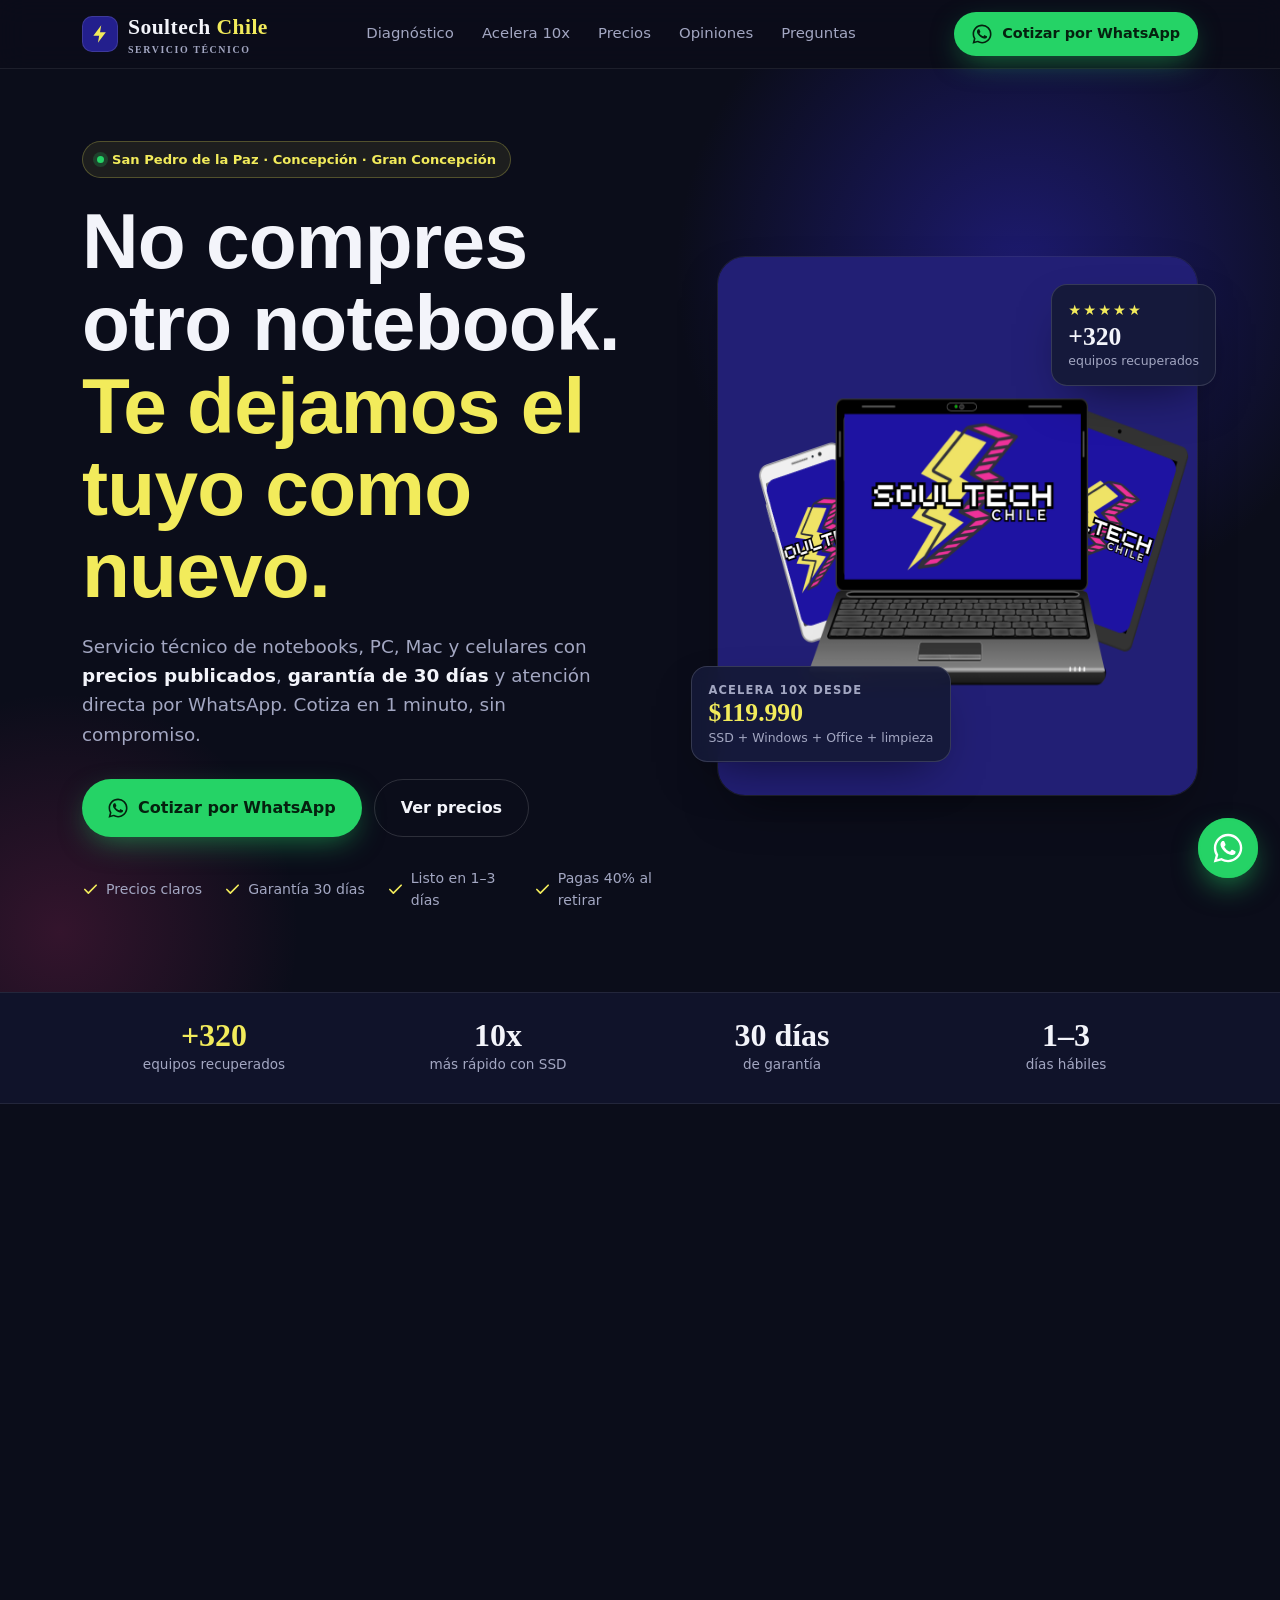
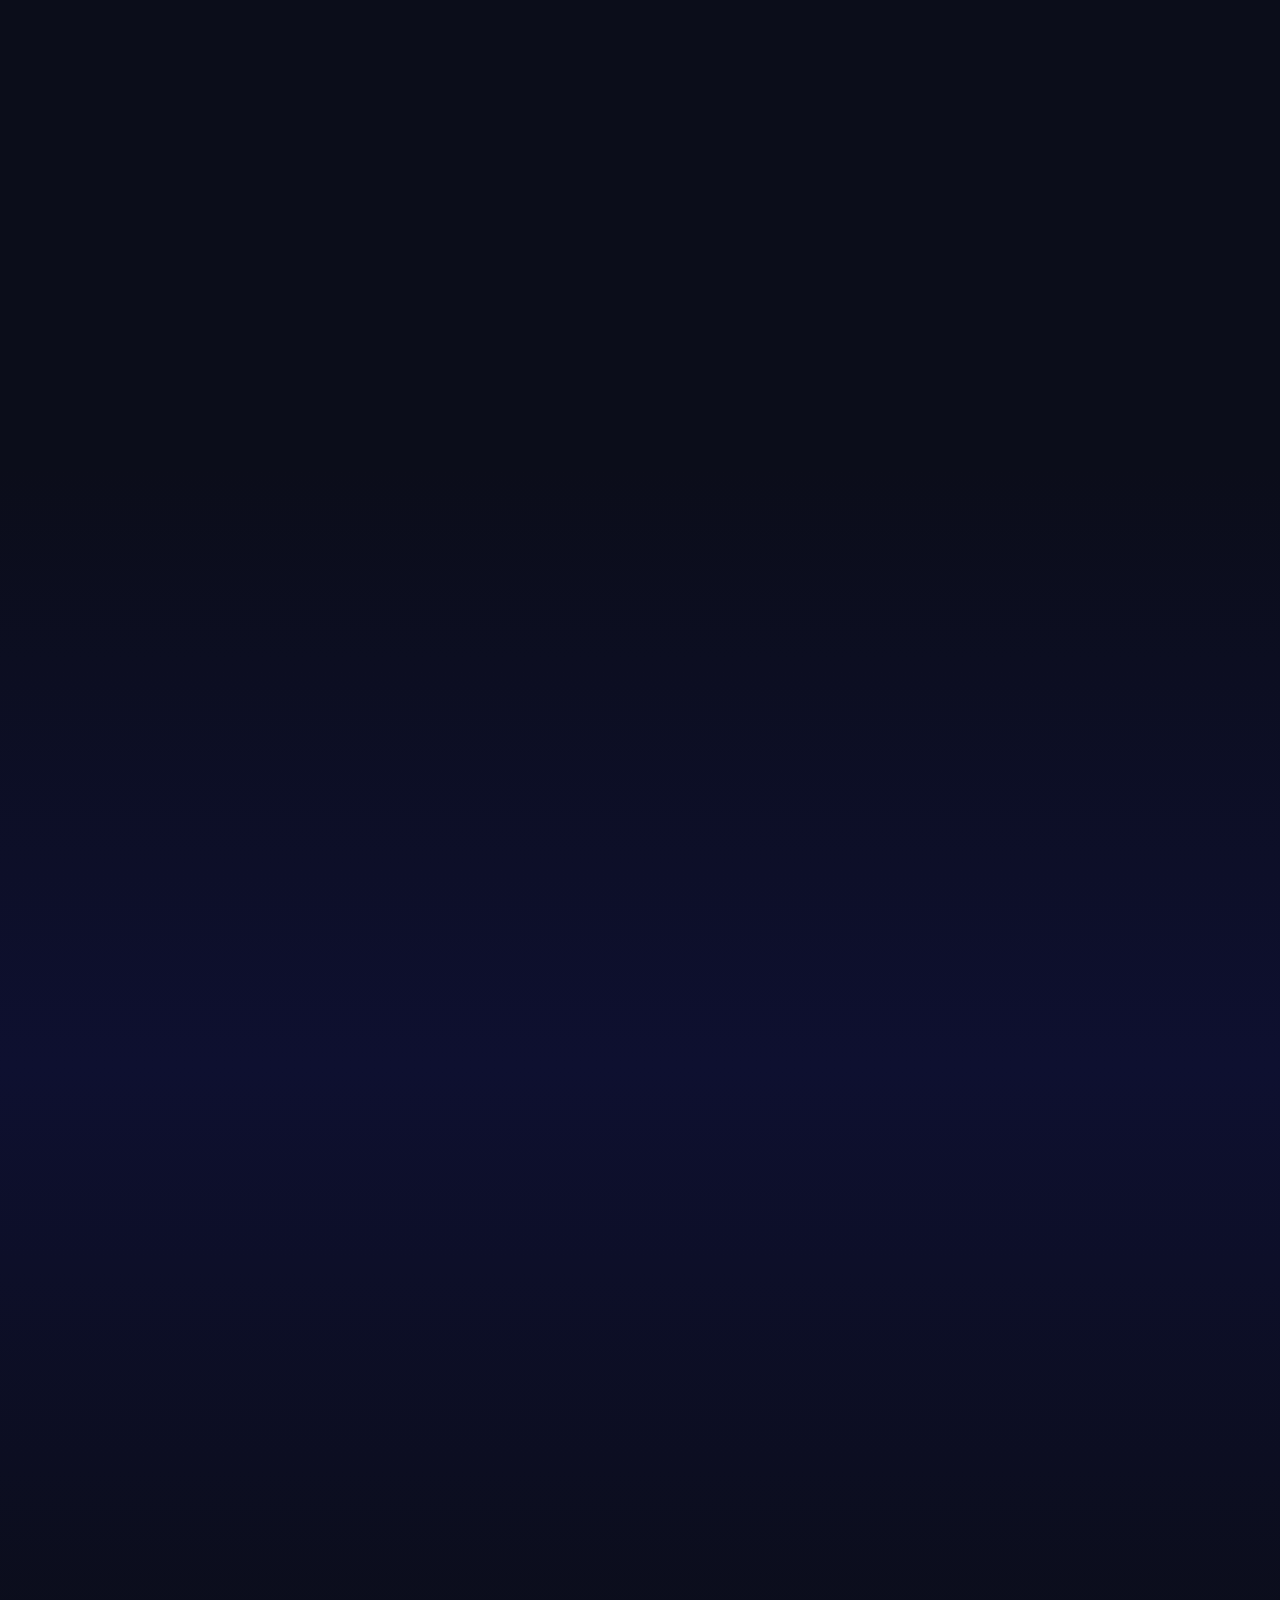
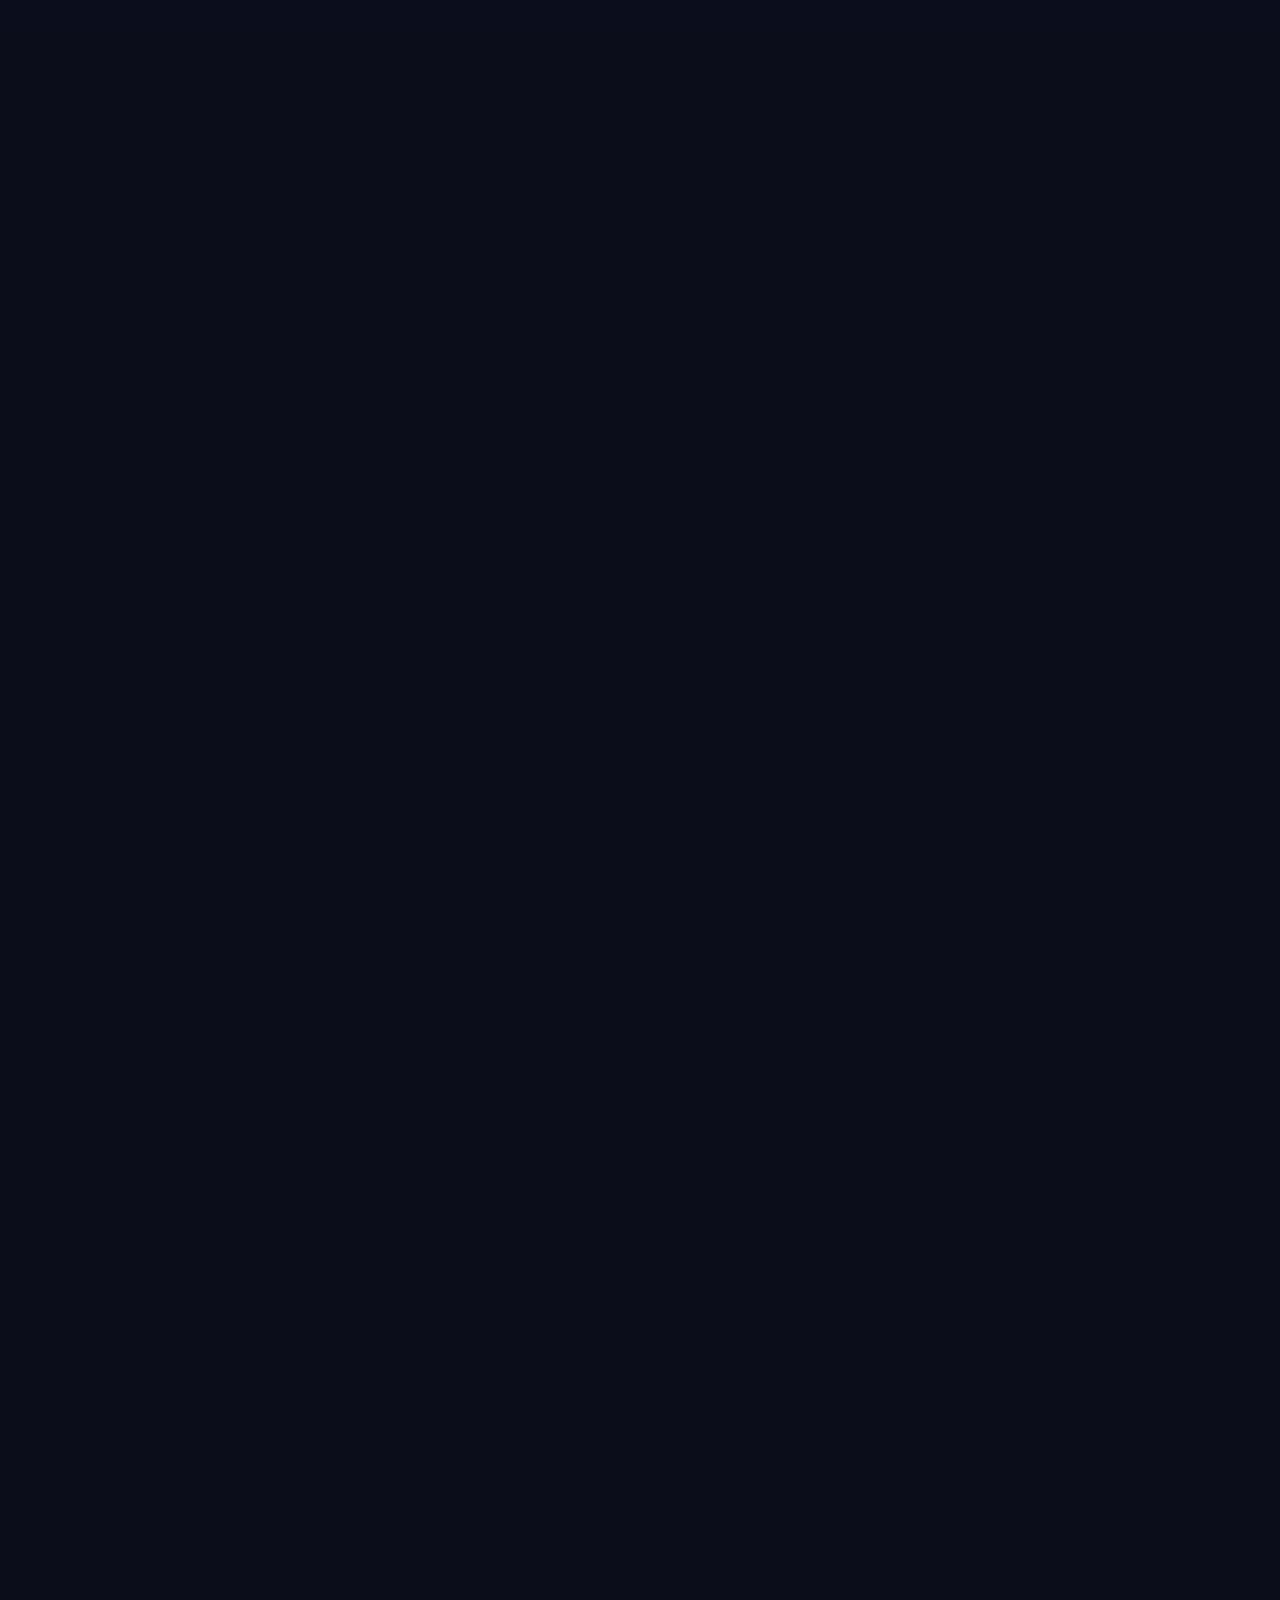
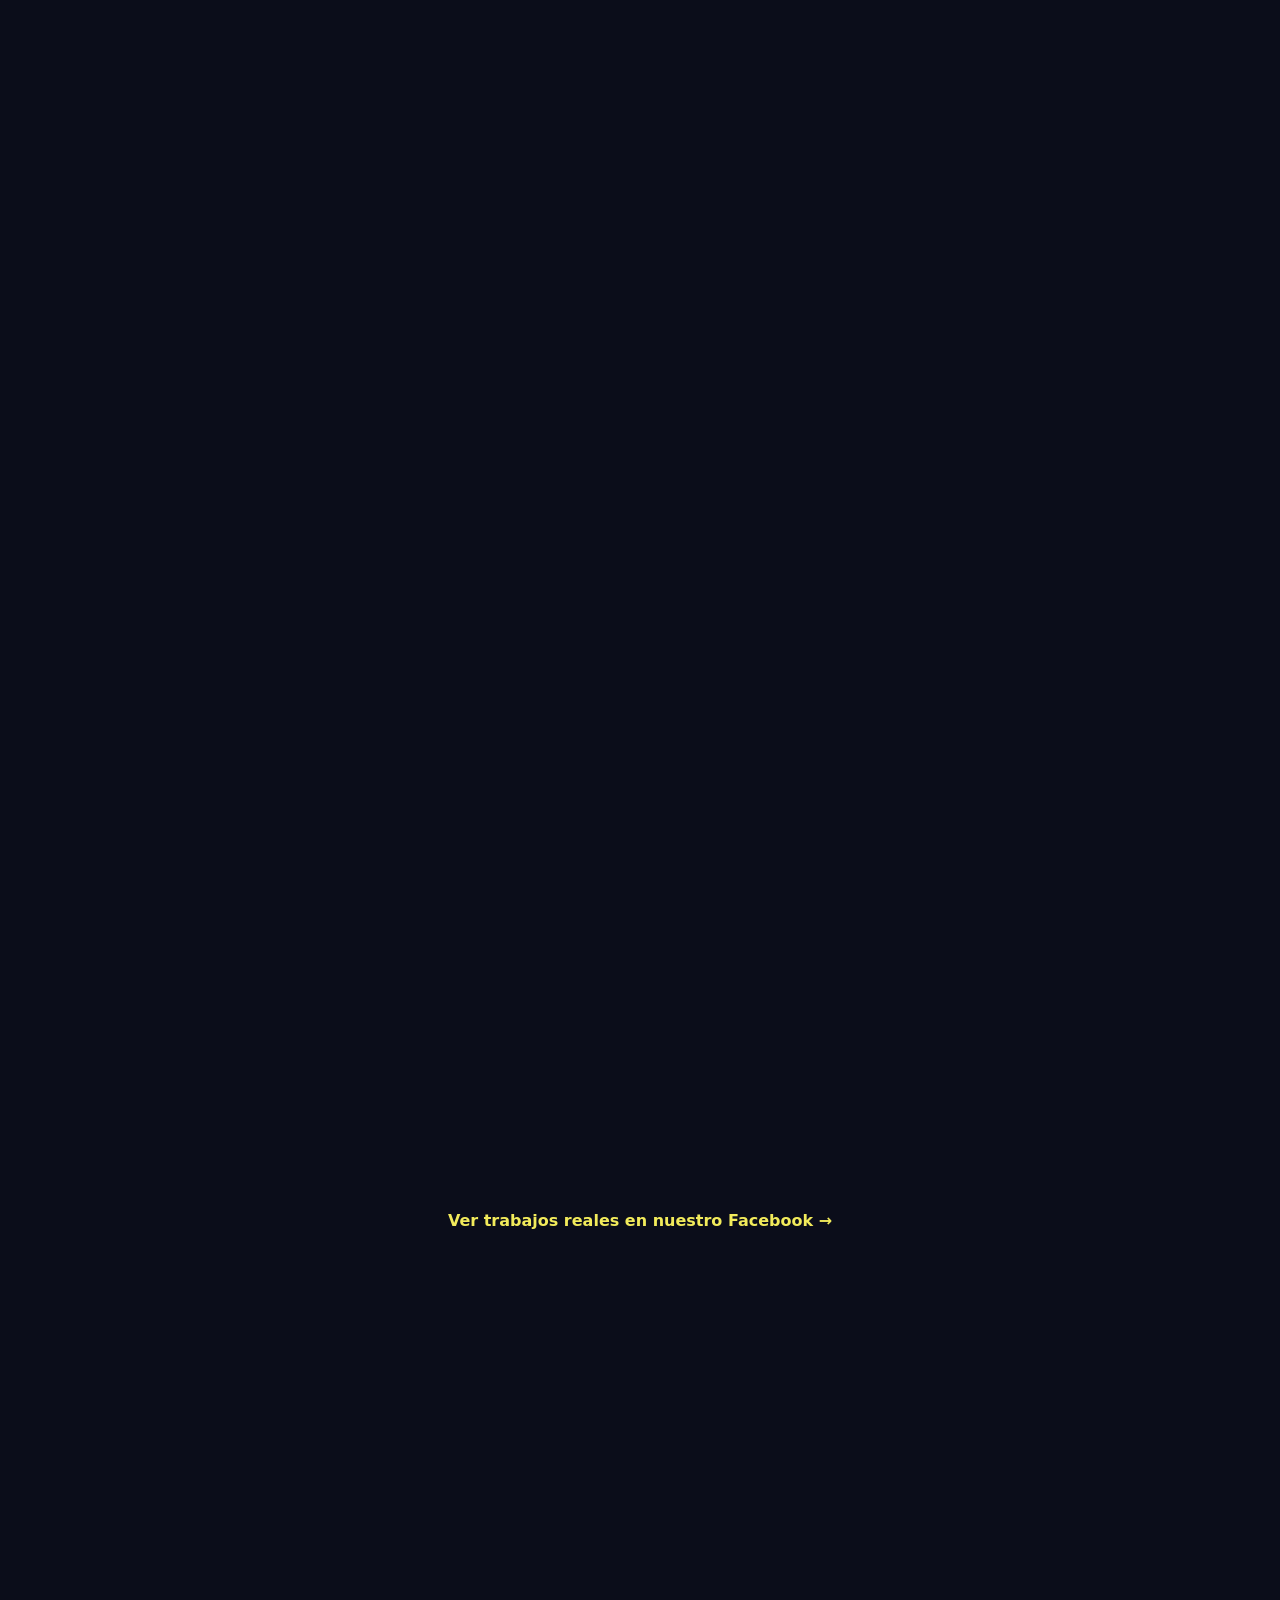
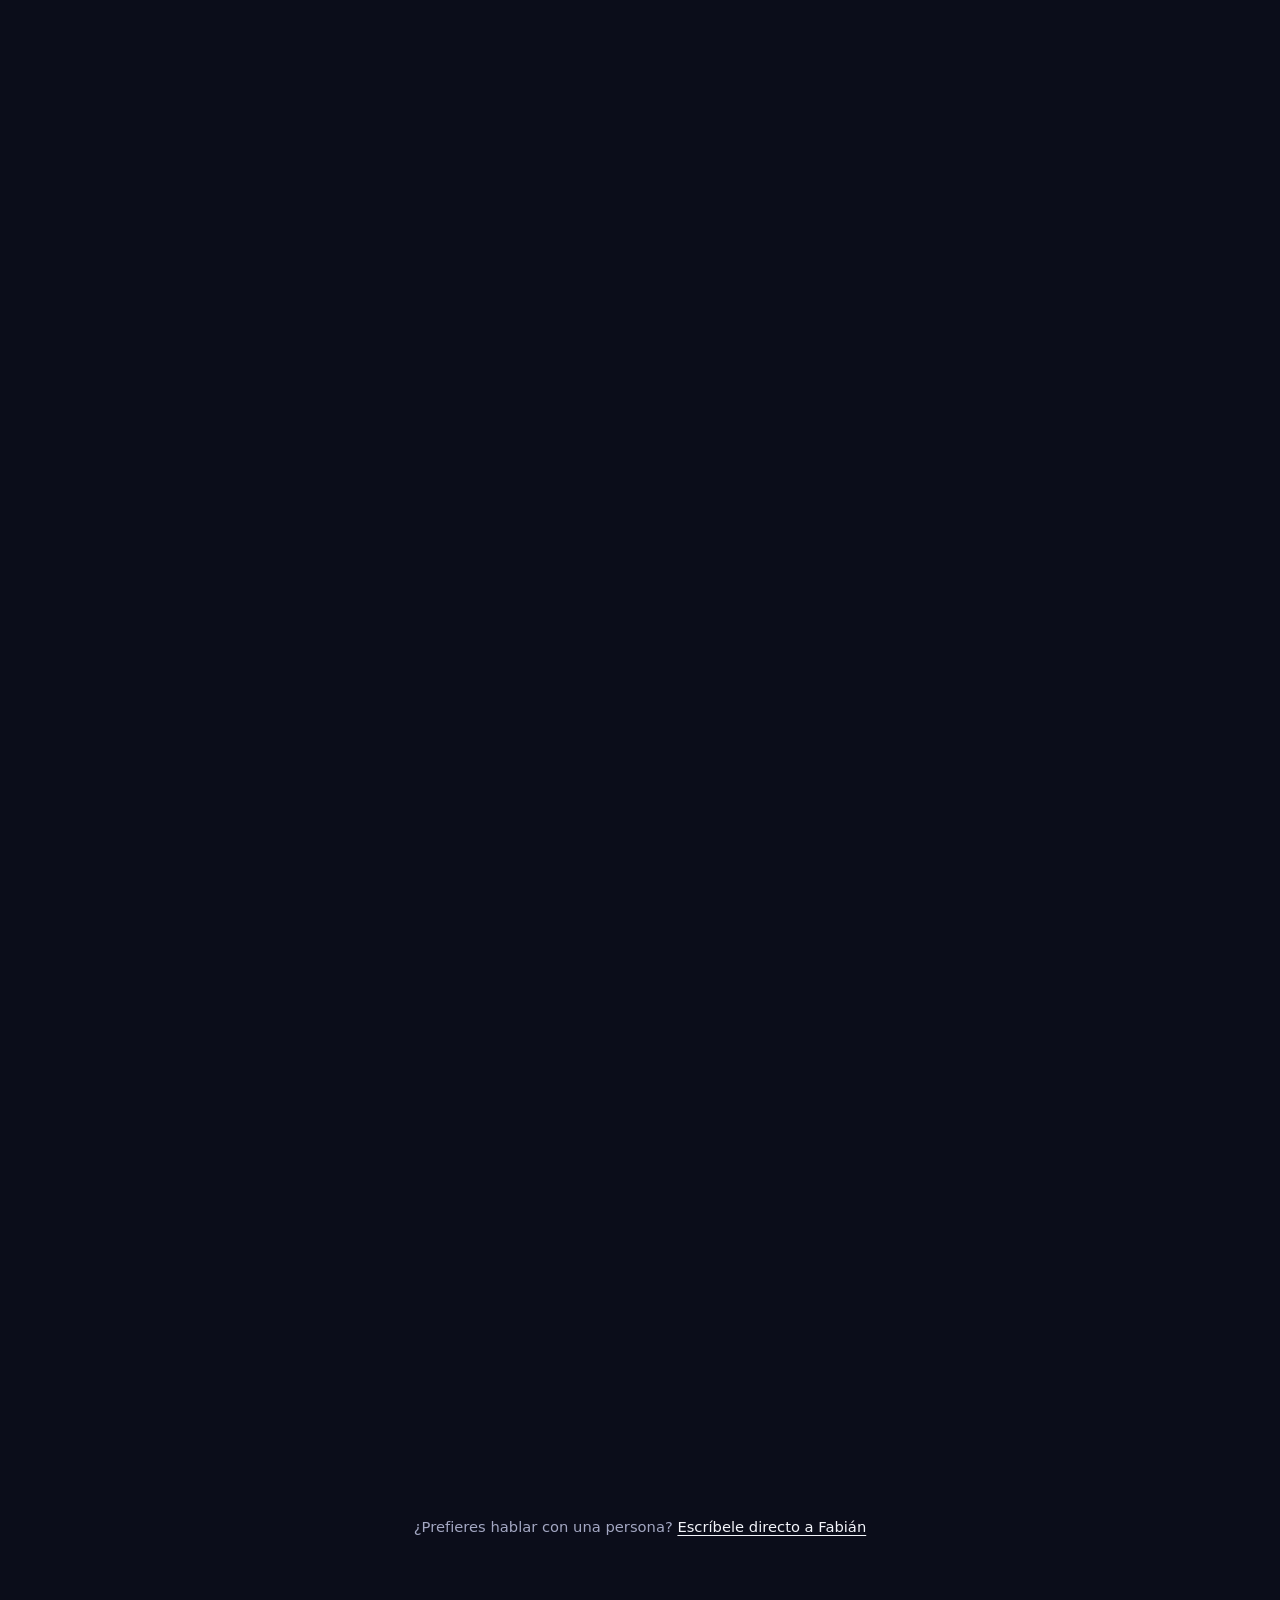
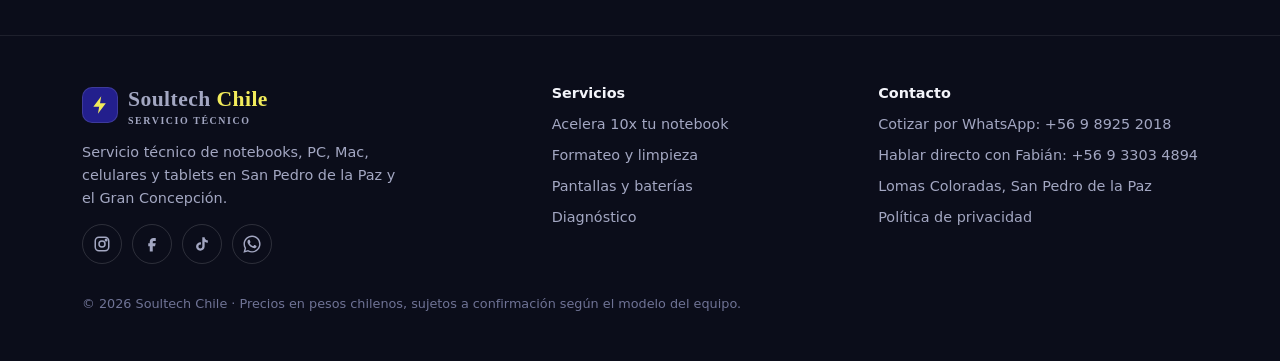
<file: index.html>
<!DOCTYPE html>
<html lang="es">
<head>
  <meta charset="UTF-8">
  <meta name="viewport" content="width=device-width, initial-scale=1.0">
  <!-- Seguridad: GitHub Pages no permite cabeceras propias, por eso la política va aquí.
       Si agregas Meta Pixel o Google Analytics, hay que ampliar script-src/img-src/connect-src. -->
  <meta http-equiv="Content-Security-Policy" content="default-src 'none'; script-src 'self'; style-src 'self' https://fonts.googleapis.com; font-src https://fonts.gstatic.com; img-src 'self' data:; connect-src 'self'; base-uri 'none'; form-action 'none'; object-src 'none'; upgrade-insecure-requests">
  <meta name="referrer" content="strict-origin-when-cross-origin">
  <meta http-equiv="X-Content-Type-Options" content="nosniff">
  <title>Soultech Chile | Servicio Técnico de Notebooks en San Pedro de la Paz y Concepción</title>
  <meta name="description" content="Acelera tu notebook hasta 10 veces con SSD desde $119.990. Formateo, limpieza, pantallas, bisagras y RAM con precios publicados y garantía de 30 días. San Pedro de la Paz y Concepción.">
  <meta name="keywords" content="servicio técnico notebook, cambio SSD, acelerar notebook, formateo, limpieza pasta térmica, San Pedro de la Paz, Concepción, Talcahuano">
  <meta name="author" content="Soultech Chile">
  <meta name="robots" content="index, follow">
  <meta name="theme-color" content="#0B0D1A">
  <meta name="geo.region" content="CL-BI">
  <meta name="geo.placename" content="San Pedro de la Paz">
  <meta property="og:title" content="Soultech Chile | Tu notebook como nuevo, sin comprar otro">
  <meta property="og:description" content="Acelera 10x tu notebook desde $119.990. Precios claros, garantía 30 días y atención directa por WhatsApp.">
  <meta property="og:type" content="website">
  <meta property="og:locale" content="es_CL">
  <meta property="og:url" content="https://soultech.cl/">
  <meta property="og:image" content="https://soultech.cl/pc.png">
  <meta property="og:site_name" content="Soultech Chile">
  <meta name="twitter:card" content="summary_large_image">
  <meta name="twitter:title" content="Soultech Chile | Tu notebook como nuevo">
  <meta name="twitter:description" content="Acelera 10x tu notebook desde $119.990. Precios claros y garantía 30 días.">
  <meta name="twitter:image" content="https://soultech.cl/pc.png">
  <link rel="canonical" href="https://soultech.cl/">
  <link rel="icon" href="data:image/svg+xml,<svg xmlns='http://www.w3.org/2000/svg' viewBox='0 0 100 100'><rect width='100' height='100' rx='20' fill='%23231F8D'/><path d='M58 8 22 56h24l-6 36 38-50H54z' fill='%23F2EB5B'/></svg>">
  <script type="application/ld+json">
  {
    "@context": "https://schema.org",
    "@type": "ComputerRepair",
    "name": "Soultech Chile",
    "url": "https://soultech.cl/",
    "image": "https://soultech.cl/pc.png",
    "logo": "https://soultech.cl/logo.png",
    "description": "Servicio técnico de notebooks, PC, Mac, celulares y tablets en San Pedro de la Paz y Concepción.",
    "telephone": "+56933034894",
    "priceRange": "$9.990 - $219.990",
    "areaServed": ["San Pedro de la Paz", "Concepción", "Talcahuano", "Hualpén", "Coronel", "Lota", "Chiguayante", "Penco"],
    "address": { "@type": "PostalAddress", "addressLocality": "San Pedro de la Paz", "addressRegion": "Biobío", "addressCountry": "CL" },
    "paymentAccepted": "Efectivo, Transferencia",
    "currenciesAccepted": "CLP",
    "hasOfferCatalog": {
      "@type": "OfferCatalog",
      "name": "Servicios Soultech",
      "itemListElement": [
        { "@type": "Offer", "itemOffered": { "@type": "Service", "name": "Acelera 10 veces tu notebook (SSD 240GB)" }, "price": "119990", "priceCurrency": "CLP" },
        { "@type": "Offer", "itemOffered": { "@type": "Service", "name": "Acelera 10 veces tu notebook (SSD 480GB)" }, "price": "164990", "priceCurrency": "CLP" },
        { "@type": "Offer", "itemOffered": { "@type": "Service", "name": "Acelera 10 veces tu notebook (SSD 1TB)" }, "price": "219990", "priceCurrency": "CLP" },
        { "@type": "Offer", "itemOffered": { "@type": "Service", "name": "Formateo profesional" }, "price": "29990", "priceCurrency": "CLP" },
        { "@type": "Offer", "itemOffered": { "@type": "Service", "name": "Limpieza interna y cambio de pasta térmica" }, "price": "29990", "priceCurrency": "CLP" },
        { "@type": "Offer", "itemOffered": { "@type": "Service", "name": "Revisión y diagnóstico" }, "price": "9990", "priceCurrency": "CLP" }
      ]
    },
    "sameAs": [
      "https://instagram.com/soultechcl",
      "https://www.facebook.com/profile.php?id=100070806776193",
      "https://tiktok.com/@soultechchile"
    ]
  }
  </script>
  <link rel="preconnect" href="https://fonts.googleapis.com">
  <link rel="preconnect" href="https://fonts.gstatic.com" crossorigin>
  <link href="https://fonts.googleapis.com/css2?family=Rajdhani:wght@600;700&family=DM+Sans:opsz,wght@9..40,400;9..40,500;9..40,600;9..40,700&display=swap" rel="stylesheet">

  <!--
    ANALÍTICA (pendiente): pega aquí el código de Meta Pixel y/o Google Analytics.
    Todos los botones de WhatsApp ya disparan el evento "Contact" (Pixel) y
    "whatsapp_click" (GA4) con el nombre del servicio, apenas el código exista.
  -->

  <link rel="stylesheet" href="styles.css">
</head>
<body>

<!-- SVG sprites -->
<svg width="0" height="0" class="sprite" aria-hidden="true">
  <symbol id="wa" viewBox="0 0 24 24"><path fill="currentColor" d="M17.47 14.38c-.3-.15-1.76-.87-2.03-.97-.27-.1-.47-.15-.67.15-.2.3-.77.97-.94 1.17-.17.2-.35.22-.65.07-.3-.15-1.26-.46-2.4-1.48-.89-.79-1.49-1.77-1.66-2.07-.17-.3-.02-.46.13-.61.14-.13.3-.35.45-.52.15-.17.2-.3.3-.5.1-.2.05-.37-.02-.52-.08-.15-.67-1.62-.92-2.22-.24-.58-.49-.5-.67-.51h-.57c-.2 0-.52.07-.8.37-.27.3-1.04 1.02-1.04 2.48s1.07 2.88 1.21 3.08c.15.2 2.1 3.2 5.08 4.49.71.31 1.26.49 1.7.63.71.23 1.36.2 1.87.12.57-.08 1.76-.72 2-1.41.25-.7.25-1.29.18-1.41-.08-.13-.27-.2-.57-.35zM12.05 21.5h-.01a9.44 9.44 0 0 1-4.81-1.32l-.35-.2-3.58.94.96-3.49-.23-.36a9.43 9.43 0 0 1-1.45-5.03c0-5.21 4.25-9.45 9.47-9.45 2.53 0 4.9.99 6.69 2.78a9.39 9.39 0 0 1 2.77 6.68c0 5.21-4.25 9.45-9.46 9.45zm8.05-17.5A11.3 11.3 0 0 0 12.05.66C5.77.66.66 5.77.66 12.04c0 2 .52 3.96 1.52 5.69L.57 23.6l6.02-1.58a11.35 11.35 0 0 0 5.44 1.39h.01c6.27 0 11.38-5.11 11.38-11.38 0-3.04-1.18-5.9-3.33-8.04z"/></symbol>
  <symbol id="chk" viewBox="0 0 24 24"><path fill="none" stroke="currentColor" stroke-width="2.4" stroke-linecap="round" stroke-linejoin="round" d="M20 6 9 17l-5-5"/></symbol>
  <symbol id="bolt" viewBox="0 0 24 24"><path fill="currentColor" d="M13.5 1.5 4 14h7l-1.5 8.5L19 10h-7z"/></symbol>
</svg>

<header id="hdr">
  <div class="wrap nav">
    <a href="#" class="brand" aria-label="Soultech Chile, inicio">
      <span class="brand-mark"><svg width="20" height="20"><use href="#bolt" class="y"/></svg></span>
      <span>Soultech <span class="y">Chile</span><small>SERVICIO TÉCNICO</small></span>
    </a>
    <nav class="nav-links" aria-label="Secciones">
      <a href="#problema">Diagnóstico</a>
      <a href="#acelera">Acelera 10x</a>
      <a href="#precios">Precios</a>
      <a href="#opiniones">Opiniones</a>
      <a href="#faq">Preguntas</a>
    </nav>
    <a class="btn btn-wa btn-sm" href="#" data-wa="general" data-label="Header">
      <svg class="ico"><use href="#wa"/></svg><span class="long">Cotizar por WhatsApp</span><span class="short">WhatsApp</span>
    </a>
  </div>
</header>

<main>
  <!-- HERO -->
  <section class="hero">
    <div class="wrap hero-grid">
      <div>
        <div class="pill"><span class="dot"></span>San Pedro de la Paz · Concepción · Gran Concepción</div>
        <h1>No compres otro notebook. <span class="y">Te dejamos el tuyo como nuevo.</span></h1>
        <p class="sub">Servicio técnico de notebooks, PC, Mac y celulares con <b>precios publicados</b>, <b>garantía de 30 días</b> y atención directa por WhatsApp. Cotiza en 1 minuto, sin compromiso.</p>
        <div class="hero-cta">
          <a class="btn btn-wa" href="#" data-wa="general" data-label="Hero">
            <svg class="ico"><use href="#wa"/></svg>Cotizar por WhatsApp
          </a>
          <a class="btn btn-ghost" href="#precios">Ver precios</a>
        </div>
        <div class="trust">
          <div><svg><use href="#chk"/></svg>Precios claros</div>
          <div><svg><use href="#chk"/></svg>Garantía 30 días</div>
          <div><svg><use href="#chk"/></svg>Listo en 1–3 días</div>
          <div><svg><use href="#chk"/></svg>Pagas 40% al retirar</div>
        </div>
      </div>
      <div class="hero-visual">
        <img src="pc.png" alt="Notebook, celular y tablet reparados por Soultech Chile" width="540" height="540" fetchpriority="high" decoding="async">
        <div class="float a">
          <div class="k">Acelera 10x desde</div>
          <div class="v y">$119.990</div>
          <div class="s">SSD + Windows + Office + limpieza</div>
        </div>
        <div class="float b">
          <div class="stars">★★★★★</div>
          <div class="v">+320</div>
          <div class="s">equipos recuperados</div>
        </div>
      </div>
    </div>
  </section>

  <div class="strip">
    <div class="wrap strip-grid">
      <div><b class="y">+320</b><span>equipos recuperados</span></div>
      <div><b>10x</b><span>más rápido con SSD</span></div>
      <div><b>30 días</b><span>de garantía</span></div>
      <div><b>1–3</b><span>días hábiles</span></div>
    </div>
  </div>

  <!-- PROBLEM SELECTOR -->
  <section id="problema">
    <div class="wrap">
      <div class="head center rv">
        <div class="eyebrow">Paso 1</div>
        <h2 class="h2">¿Qué le pasa a <span class="y">tu equipo</span>?</h2>
        <p class="lead">Elige tu caso y te escribimos con la solución y el precio exacto por WhatsApp.</p>
      </div>
      <div class="probs">
        <button class="prob rv" data-wa="lento" data-label="Problema: lento">
          <span class="em">🐢</span><h3>Está lento o se pega</h3>
          <p>Demora en prender, se congela, abrir un programa es una eternidad. Casi siempre es el disco antiguo: se soluciona con SSD.</p>
          <span class="go">Quiero que vuele <small>desde $119.990</small></span>
        </button>
        <button class="prob rv" data-wa="calor" data-label="Problema: calor">
          <span class="em">🔥</span><h3>Se calienta o suena fuerte</h3>
          <p>Polvo acumulado y pasta térmica seca. Una mantención evita apagones y alarga la vida del equipo.</p>
          <span class="go">Agendar limpieza <small>desde $29.990</small></span>
        </button>
        <button class="prob rv" data-wa="noenciende" data-label="Problema: no enciende">
          <span class="em">⚡</span><h3>No enciende o falla rara</h3>
          <p>Pantalla negra, se apagó y no volvió, se mojó. Revisamos y te damos un presupuesto concreto, sin adivinanzas.</p>
          <span class="go">Pedir diagnóstico <small>$9.990</small></span>
        </button>
        <button class="prob rv" data-wa="fisico" data-label="Problema: pantalla/bisagra/batería">
          <span class="em">🧩</span><h3>Pantalla, bisagra, teclado o batería</h3>
          <p>Reparación física de notebooks. Bisagras a precio fijo; pantallas, teclados y baterías según tu modelo.</p>
          <span class="go">Cotizar repuesto <small>bisagras $34.990</small></span>
        </button>
        <button class="prob rv" data-wa="formateo" data-label="Problema: formateo">
          <span class="em">💿</span><h3>Formatear o instalar Office</h3>
          <p>Windows limpio con drivers, programas base y antivirus. Respaldo de tus archivos incluido si lo pides.</p>
          <span class="go">Quiero formatear <small>$29.990</small></span>
        </button>
        <button class="prob rv" data-wa="celular" data-label="Problema: celular/tablet">
          <span class="em">📱</span><h3>Celular, tablet o Switch</h3>
          <p>Cambio de pantalla, batería y tapa trasera. Cotizamos el repuesto exacto según tu modelo.</p>
          <span class="go">Cotizar mi equipo <small>según modelo</small></span>
        </button>
      </div>
    </div>
  </section>

  <!-- ACELERA CONFIGURATOR -->
  <section id="acelera">
    <div class="wrap">
      <div class="head rv">
        <div class="eyebrow">Servicio estrella</div>
        <h2 class="h2">Acelera 10 veces tu notebook. <span class="y">Arma tu plan.</span></h2>
        <p class="lead">Cambiamos tu disco mecánico por un SSD nuevo y dejamos el equipo como recién comprado. Elige capacidad, suma RAM si la necesitas y ve el total al instante.</p>
      </div>

      <div class="cfg">
        <div class="panel rv">
          <div class="step-t"><i>1</i>Elige la capacidad del SSD</div>
          <div class="ssd" role="radiogroup" aria-label="Capacidad del SSD">
            <button class="opt" role="radio" data-ssd="240GB" data-price="119990">
              <div class="cap">240GB</div><div class="use">Uso básico: correo, clases, navegar</div><div class="pr">$119.990</div>
            </button>
            <button class="opt on" role="radio" aria-checked="true" data-ssd="480GB" data-price="164990">
              <span class="tag">RECOMENDADO</span>
              <div class="cap">480GB</div><div class="use">Uso estándar: trabajo, estudio, fotos</div><div class="pr">$164.990</div>
            </button>
            <button class="opt" role="radio" data-ssd="1TB" data-price="219990">
              <div class="cap">1TB</div><div class="use">Muchos archivos, videos o juegos</div><div class="pr">$219.990</div>
            </button>
          </div>

          <div class="step-t"><i>2</i>¿Sumas memoria RAM? <span class="opt-l">(opcional)</span></div>
          <div class="ram" role="radiogroup" aria-label="Memoria RAM adicional">
            <button class="opt on full" role="radio" aria-checked="true" data-ram="" data-price="0"><span>Sin RAM adicional</span><b>$0</b></button>
            <button class="opt" role="radio" data-ram="8GB DDR4" data-price="86990"><span>+ 8GB DDR4</span><b>$86.990</b></button>
            <button class="opt" role="radio" data-ram="4GB DDR4" data-price="68990"><span>+ 4GB DDR4</span><b>$68.990</b></button>
            <button class="opt" role="radio" data-ram="8GB DDR3/DDR3L" data-price="66990"><span>+ 8GB DDR3/DDR3L</span><b>$66.990</b></button>
            <button class="opt" role="radio" data-ram="4GB DDR3/DDR3L" data-price="48990"><span>+ 4GB DDR3/DDR3L</span><b>$48.990</b></button>
          </div>
          <p class="note">¿No sabes qué memoria usa tu equipo? Elige "Sin RAM" y te lo confirmamos con tu modelo. La RAM depende de que tu equipo tenga ranura libre.</p>

          <div class="incl">
            <div><svg><use href="#chk"/></svg>SSD nuevo en lugar del disco mecánico</div>
            <div><svg><use href="#chk"/></svg>Windows 10 u 11 según tu equipo</div>
            <div><svg><use href="#chk"/></svg>Microsoft Office instalado</div>
            <div><svg><use href="#chk"/></svg>Drivers y antivirus</div>
            <div><svg><use href="#chk"/></svg>Limpieza interna completa</div>
            <div><svg><use href="#chk"/></svg>Cambio de pasta térmica</div>
            <div><svg><use href="#chk"/></svg>Respaldo de tus archivos (opcional, incluido)</div>
            <div><svg><use href="#chk"/></svg>Garantía de 30 días</div>
          </div>
        </div>

        <aside class="panel sum rv" aria-live="polite">
          <h3>Tu cotización</h3>
          <div class="row"><span>Acelera 10x · SSD <span id="sSsd">480GB</span></span><b id="sSsdP">$164.990</b></div>
          <div class="row" id="ramRow" hidden><span>RAM <span id="sRam"></span></span><b id="sRamP"></b></div>
          <div class="total"><span>Total</span><b id="sTot">$164.990</b></div>
          <div class="split">
            <div><small>60% al dejar el equipo</small><b id="s60">$98.994</b></div>
            <div><small>40% al retirarlo listo</small><b id="s40">$65.996</b></div>
          </div>
          <a class="btn btn-wa btn-block" href="#" id="cfgBtn" data-label="Acelera configurado">
            <svg class="ico"><use href="#wa"/></svg>Reservar este plan
          </a>
          <p class="compare"><span id="cmp">Un notebook nuevo equivalente parte sobre <b>$300.000</b>.<br></span>Efectivo o transferencia · listo en 1–3 días hábiles.</p>
        </aside>
      </div>
    </div>
  </section>

  <!-- PRICE LIST -->
  <section id="precios">
    <div class="wrap">
      <div class="head center rv">
        <div class="eyebrow">Precios claros</div>
        <h2 class="h2">Sabes cuánto pagas <span class="y">antes de dejar tu equipo</span></h2>
        <p class="lead">Precios finales con mano de obra incluida. Sin cobros sorpresa.</p>
      </div>
      <div class="prices">
        <article class="pc feat rv">
          <span class="badge pk">Para fallas desconocidas</span>
          <h3>Revisión y diagnóstico</h3>
          <p>Para equipos que no encienden o con una falla que no sabes explicar. Te decimos qué tiene y cuánto cuesta repararlo, o si no conviene.</p>
          <div class="amt">$9.990</div>
          <div class="alt">Presupuesto concreto, sin adivinanzas</div>
          <a class="btn btn-wa btn-sm" href="#" data-wa="noenciende" data-label="Precio: diagnóstico"><svg class="ico"><use href="#wa"/></svg>Pedir diagnóstico</a>
        </article>
        <article class="pc rv">
          <span class="badge">Software</span>
          <h3>Formateo profesional</h3>
          <p>Windows limpio, drivers, programas base y antivirus. Incluye respaldo de tus archivos si lo pides.</p>
          <div class="amt">$29.990</div>
          <div class="alt">Mac (macOS): $39.990</div>
          <a class="btn btn-wa btn-sm" href="#" data-wa="formateo" data-label="Precio: formateo"><svg class="ico"><use href="#wa"/></svg>Cotizar</a>
        </article>
        <article class="pc rv">
          <span class="badge">Mantención</span>
          <h3>Limpieza + pasta térmica</h3>
          <p>Limpieza interna del ventilador y disipador, y cambio de pasta térmica. Recomendada cada 6 a 8 meses.</p>
          <div class="amt">$29.990 <small>notebook</small></div>
          <div class="alt">Gamer o PC de escritorio $34.990 · Mac $36.990</div>
          <a class="btn btn-wa btn-sm" href="#" data-wa="calor" data-label="Precio: limpieza"><svg class="ico"><use href="#wa"/></svg>Cotizar</a>
        </article>
        <article class="pc rv">
          <span class="badge">Reparación</span>
          <h3>Reparación de bisagras</h3>
          <p>Tapa floja, que cruje o no cierra bien. Precio fijo por la reparación de bisagras.</p>
          <div class="amt">$34.990</div>
          <div class="alt">Daños en carcasa se cotizan al ver el equipo</div>
          <a class="btn btn-wa btn-sm" href="#" data-wa="bisagras" data-label="Precio: bisagras"><svg class="ico"><use href="#wa"/></svg>Cotizar</a>
        </article>
        <article class="pc rv">
          <span class="badge">Repuestos</span>
          <h3>Pantalla, teclado o batería</h3>
          <p>Notebooks, celulares y tablets. Cotizamos el repuesto exacto para tu modelo, con instalación incluida.</p>
          <div class="amt">Según modelo</div>
          <div class="alt">Envíanos marca y modelo por WhatsApp</div>
          <a class="btn btn-wa btn-sm" href="#" data-wa="fisico" data-label="Precio: repuestos"><svg class="ico"><use href="#wa"/></svg>Cotizar mi modelo</a>
        </article>
        <article class="pc rv">
          <span class="badge">Memoria</span>
          <h3>Ampliación de RAM</h3>
          <p>Más fluidez y varias aplicaciones a la vez. Módulo nuevo con instalación incluida.</p>
          <div class="amt">desde $48.990</div>
          <div class="alt">4GB DDR3 $48.990 · 8GB DDR3 $66.990 · 4GB DDR4 $68.990 · 8GB DDR4 $86.990</div>
          <a class="btn btn-wa btn-sm" href="#" data-wa="ram" data-label="Precio: RAM"><svg class="ico"><use href="#wa"/></svg>Cotizar</a>
        </article>
      </div>
      <div class="mini rv">
        <div><span>Instalación solo de Office</span><b>$19.990</b></div>
        <div><span>Instalación de RAM que tú traes</span><b>$28.990</b></div>
        <div><span>Rescate de información</span><b>desde $28.990</b></div>
      </div>
    </div>
  </section>

  <!-- PROCESS -->
  <section class="pt40">
    <div class="wrap">
      <div class="head center rv">
        <div class="eyebrow">Cómo trabajamos</div>
        <h2 class="h2">Simple, directo y <span class="y">sin vueltas</span></h2>
      </div>
      <div class="steps">
        <div class="st rv"><h3>Escríbenos</h3><p>Cuéntanos por WhatsApp qué equipo tienes y qué le pasa. Te respondemos con la solución y el precio.</p></div>
        <div class="st rv"><h3>Coordinamos</h3><p>Acordamos la recepción en San Pedro de la Paz (te enviamos la ubicación exacta). Trae tu equipo con su cargador.</p></div>
        <div class="st rv"><h3>Trabajamos</h3><p>Con repuestos nuevos, en 1 a 3 días hábiles desde que tenemos los materiales. Te avisamos al terminar.</p></div>
        <div class="st rv"><h3>Retiras y pagas</h3><p>Pagas el 40% restante cuando retiras tu equipo funcionando. Con 30 días de garantía.</p></div>
      </div>
    </div>
  </section>

  <!-- TESTIMONIALS -->
  <section id="opiniones">
    <div class="wrap">
      <div class="head center rv">
        <div class="eyebrow">Opiniones reales</div>
        <h2 class="h2">Lo que dicen <span class="y">nuestros clientes</span></h2>
      </div>
      <div class="tgrid">
        <div class="t big rv"><div class="stars">★★★★★</div><q>Pensé que estaba perdido este computador. La pantalla se quemó, lo llevé a revisar y me dijeron que no tenía solución — me ofrecieron comprarlo para repuesto. Ahí quedó tirado por casi un año. Hasta que vi la publicación, hablé con Fabián y me dice que sí tiene arreglo. Me arriesgué y le di el vamos… Y aquí estoy, feliz con mi PC de vuelta a la vida. Los valores son muy razonables. Valió totalmente la pena.</q><div class="who"><span class="av">CR</span><div><b>Carlos Rojas</b><small>Reparación física de notebook · Caso real</small></div></div></div>
        <div class="t rv"><div class="stars">★★★★★</div><q>Excelente servicio. Gran profesional, honestidad y amabilidad en todo el proceso, desde las consultas previas hasta la ejecución del trabajo. Siempre aportando soluciones técnicas claras e informando en todo momento sobre el estado del equipo.</q><div class="who"><span class="av">MV</span><div><b>Marcela Vidal</b><small>Servicio Acelera 10x tu notebook</small></div></div></div>
        <div class="t rv"><div class="stars">★★★★★</div><q>Nuevamente llevo un notebook a arreglar y queda impecable. Muy buen servicio, excelente atención y muy transparente en el trabajo que realiza. 100% recomendable.</q><div class="who"><span class="av">RF</span><div><b>Roberto Fuentes</b><small>Servicio Acelera 10x tu notebook · 2.ª vez</small></div></div></div>
        <div class="t rv"><div class="stars">★★★★★</div><q>¡Muchas gracias por el servicio! Profesional, rápido y de calidad. El equipo quedó en perfectas condiciones. Recomendado al 100%.</q><div class="who"><span class="av">AP</span><div><b>Alejandro Pérez</b><small>Formateo profesional</small></div></div></div>
        <div class="t rv"><div class="stars">★★★★★</div><q>Agradezco el excelente trabajo, la amabilidad y responsabilidad. El notebook quedó óptimo. Muchas gracias. Recomiendo 💯</q><div class="who"><span class="av">VS</span><div><b>Verónica Salinas</b><small>Mantención interna</small></div></div></div>
        <div class="t rv"><div class="stars">★★★★★</div><q>Muy buena experiencia, atención rápida y profesional. Recomendado sin dudarlo.</q><div class="who"><span class="av">FM</span><div><b>Felipe Morales</b><small>Servicio Acelera 10x tu notebook</small></div></div></div>
        <div class="t rv"><div class="stars">★★★★★</div><q>Excelente servicio, muy profesional. Recomendado 100%.</q><div class="who"><span class="av">PC</span><div><b>Paulina Castillo</b><small>Reparación física de notebook</small></div></div></div>
        <div class="t rv"><div class="stars">★★★★★</div><q>Quedó súper. Lo instalamos y todo perfecto. Muchas gracias.</q><div class="who"><span class="av">LG</span><div><b>Luis González</b><small>Cambio de pantalla celular</small></div></div></div>
        <div class="t rv"><div class="stars">★★★★★</div><q>100% recomendado, muy buen servicio.</q><div class="who"><span class="av">JT</span><div><b>Jorge Tapia</b><small>Formateo profesional</small></div></div></div>
      </div>
      <p class="fb-l"><a href="https://www.facebook.com/profile.php?id=100070806776193" target="_blank" rel="noopener noreferrer">Ver trabajos reales en nuestro Facebook →</a></p>
    </div>
  </section>

  <!-- GUARANTEE -->
  <section class="pt30">
    <div class="wrap">
      <div class="band">
        <div class="bi rv"><svg viewBox="0 0 24 24" fill="none" stroke="currentColor" stroke-width="2"><path d="M12 2 4 5v6c0 5 3.4 9.3 8 11 4.6-1.7 8-6 8-11V5z"/><path d="m9 12 2 2 4-4"/></svg><h3>Garantía 30 días</h3><p>Cubre el trabajo realizado y el repuesto instalado.</p></div>
        <div class="bi rv"><svg viewBox="0 0 24 24" fill="none" stroke="currentColor" stroke-width="2"><rect x="2" y="6" width="20" height="13" rx="2"/><path d="M2 10h20M6 15h4"/></svg><h3>Pago 60 / 40</h3><p>60% al dejar el equipo para comprar repuestos nuevos; 40% al retirarlo.</p></div>
        <div class="bi rv"><svg viewBox="0 0 24 24" fill="none" stroke="currentColor" stroke-width="2"><circle cx="12" cy="12" r="9"/><path d="M12 7v5l3 2"/></svg><h3>1 a 3 días hábiles</h3><p>Desde que tenemos tu equipo y los materiales.</p></div>
        <div class="bi rv"><svg viewBox="0 0 24 24" fill="none" stroke="currentColor" stroke-width="2"><path d="M12 22s7-6.2 7-12a7 7 0 1 0-14 0c0 5.8 7 12 7 12z"/><circle cx="12" cy="10" r="2.5"/></svg><h3>San Pedro de la Paz</h3><p>Sector Lomas Coloradas. Ubicación exacta al coordinar.</p></div>
      </div>
      <div class="zones rv">
        <span>San Pedro de la Paz</span><span>Concepción</span><span>Talcahuano</span><span>Hualpén</span><span>Chiguayante</span><span>Coronel</span><span>Lota</span><span>Penco</span>
      </div>
    </div>
  </section>

  <!-- FAQ -->
  <section id="faq">
    <div class="wrap">
      <div class="head center rv">
        <div class="eyebrow">Resolvemos tus dudas</div>
        <h2 class="h2">Preguntas <span class="y">frecuentes</span></h2>
      </div>
      <div class="faq rv">
        <details><summary>¿Por qué se paga el 60% por adelantado?</summary><p>Con ese adelanto compramos los repuestos nuevos (SSD, RAM u otros) específicos para tu equipo. El 40% restante lo pagas solo cuando retiras tu equipo terminado y funcionando.</p></details>
        <details><summary>¿Cómo puedo pagar?</summary><p>Efectivo o transferencia. Si necesitas otro medio, pregúntanos por WhatsApp y vemos la alternativa.</p></details>
        <details><summary>¿Pierdo mis archivos?</summary><p>En el servicio Acelera 10x y en el formateo, el respaldo de tus archivos personales (documentos, fotos, videos, descargas) está incluido si lo pides. Los programas instalados no se respaldan. En limpiezas, RAM o reparaciones físicas no se tocan tus datos.</p></details>
        <details><summary>¿Cómo funciona el diagnóstico de $9.990?</summary><p>Revisamos tu equipo a fondo y te entregamos un presupuesto concreto, con lo que necesita y cuánto cuesta, o te decimos honestamente si no conviene repararlo. Así decides con información real antes de gastar en una reparación.</p></details>
        <details><summary>¿Cuánto demora?</summary><p>La mayoría de los trabajos (SSD, limpiezas, formateos) están listos en 1 a 3 días hábiles desde que tenemos el equipo y los materiales. Si un repuesto específico demora más, te lo decimos desde el principio.</p></details>
        <details><summary>¿Qué cubre la garantía?</summary><p>30 días sobre el trabajo realizado y el repuesto instalado. Por ejemplo, si cambiamos la pantalla, cubre esa pantalla. Una falla distinta y ajena al trabajo no está cubierta.</p></details>
        <details><summary>¿Atienden Mac?</summary><p>Sí: limpieza interna con pasta térmica ($36.990) y formateo con macOS ($39.990). Para cambios de hardware en Mac evaluamos tu modelo, ya que la mayoría trae memoria y disco soldados.</p></details>
        <details><summary>¿Dónde están y cuándo puedo llevar mi equipo?</summary><p>Estamos en el sector Lomas Coloradas, San Pedro de la Paz. La recepción y entrega se coordinan por WhatsApp según tu disponibilidad, y te enviamos la ubicación exacta.</p></details>
      </div>
    </div>
  </section>

  <!-- QUOTE FORM -->
  <section id="cotizar" class="pt20">
    <div class="wrap">
      <div class="quote rv">
        <div>
          <div class="eyebrow">Cotización en 1 minuto</div>
          <h2>Cuéntanos tu caso y te respondemos <span class="y">con el precio</span></h2>
          <p>Completa estos datos y se abrirá WhatsApp con tu mensaje listo. Solo tienes que presionar enviar.</p>
        </div>
        <form id="qf" novalidate>
          <div class="f2">
            <div><label for="qEq">Equipo</label>
              <select id="qEq" required>
                <option value="">Selecciona…</option>
                <option>Notebook</option><option>Notebook gamer</option><option>PC de escritorio</option><option>Mac</option><option>Celular</option><option>Tablet</option><option>Nintendo Switch</option><option>Otro</option>
              </select></div>
            <div><label for="qMarca">Marca y modelo <span class="dim">(si lo sabes)</span></label><input id="qMarca" maxlength="60" autocomplete="off" placeholder="Ej: HP 240 G8"></div>
          </div>
          <div class="f2">
            <div><label for="qProb">¿Qué necesitas?</label>
              <select id="qProb" required>
                <option value="">Selecciona…</option>
                <option>Está lento / quiero acelerarlo</option>
                <option>Se calienta / limpieza</option>
                <option>No enciende / falla desconocida</option>
                <option>Pantalla</option><option>Bisagras</option><option>Teclado</option><option>Batería</option>
                <option>Formateo / Office</option><option>Ampliar RAM</option><option>Otro</option>
              </select></div>
            <div><label for="qCom">Comuna</label>
              <select id="qCom" required>
                <option value="">Selecciona…</option>
                <option>San Pedro de la Paz</option><option>Concepción</option><option>Talcahuano</option><option>Hualpén</option><option>Chiguayante</option><option>Coronel</option><option>Lota</option><option>Penco</option><option>Otra comuna</option>
              </select></div>
          </div>
          <div><label for="qDet">Detalle <span class="dim">(opcional)</span></label><textarea id="qDet" maxlength="400" placeholder="Ej: tiene 6 años, se demora mucho en prender"></textarea></div>
          <button class="btn btn-wa btn-block" type="submit"><svg class="ico"><use href="#wa"/></svg>Enviar por WhatsApp</button>
          <p class="fine">Sin compromiso · Respuesta inmediata por WhatsApp</p>
        </form>
      </div>
      <p class="direct">¿Prefieres hablar con una persona? <a href="#" data-direct data-label="Cotizar: directo Fabián">Escríbele directo a Fabián</a></p>
    </div>
  </section>
</main>

<footer>
  <div class="wrap">
    <div class="fgrid">
      <div>
        <a href="#" class="brand"><span class="brand-mark"><svg width="20" height="20"><use href="#bolt" class="y"/></svg></span><span>Soultech <span class="y">Chile</span><small>SERVICIO TÉCNICO</small></span></a>
        <p class="f-about">Servicio técnico de notebooks, PC, Mac, celulares y tablets en San Pedro de la Paz y el Gran Concepción.</p>
        <div class="soc">
          <a href="https://instagram.com/soultechcl" target="_blank" rel="noopener noreferrer" aria-label="Instagram"><svg width="18" height="18" viewBox="0 0 24 24" fill="none" stroke="currentColor" stroke-width="2"><rect x="3" y="3" width="18" height="18" rx="5"/><circle cx="12" cy="12" r="4"/><circle cx="17.5" cy="6.5" r="1" fill="currentColor"/></svg></a>
          <a href="https://www.facebook.com/profile.php?id=100070806776193" target="_blank" rel="noopener noreferrer" aria-label="Facebook"><svg width="18" height="18" viewBox="0 0 24 24" fill="currentColor"><path d="M14 8h3V4h-3c-2.8 0-5 2.2-5 5v2H7v4h2v7h4v-7h3l1-4h-4V9c0-.6.4-1 1-1z"/></svg></a>
          <a href="https://tiktok.com/@soultechchile" target="_blank" rel="noopener noreferrer" aria-label="TikTok"><svg width="18" height="18" viewBox="0 0 24 24" fill="currentColor"><path d="M16.6 5.8A4.3 4.3 0 0 1 15.5 3h-3.1v12.4a2.6 2.6 0 1 1-2.6-2.6c.3 0 .5 0 .8.1V9.7a5.7 5.7 0 1 0 4.9 5.7V9a7.3 7.3 0 0 0 4.3 1.4V7.3s-1.9.1-3.2-1.5z"/></svg></a>
          <a href="#" data-wa="general" data-label="Footer icono" aria-label="WhatsApp"><svg width="18" height="18"><use href="#wa"/></svg></a>
        </div>
      </div>
      <div class="fl">
        <b class="f-h">Servicios</b>
        <a href="#acelera">Acelera 10x tu notebook</a><a href="#precios">Formateo y limpieza</a><a href="#precios">Pantallas y baterías</a><a href="#precios">Diagnóstico</a>
      </div>
      <div class="fl">
        <b class="f-h">Contacto</b>
        <a href="#" data-wa="general" data-label="Footer cotizar">Cotizar por WhatsApp: +56 9 8925 2018</a>
        <a href="#" data-direct data-label="Footer directo Fabián">Hablar directo con Fabián: +56 9 3303 4894</a>
        <span>Lomas Coloradas, San Pedro de la Paz</span>
        <a href="privacidad/">Política de privacidad</a>
      </div>
    </div>
    <p class="copy">© <span id="yr">2026</span> Soultech Chile · Precios en pesos chilenos, sujetos a confirmación según el modelo del equipo.</p>
  </div>
</footer>

<a class="fab" href="#" data-wa="general" data-label="Botón flotante" aria-label="Escribir por WhatsApp"><svg width="30" height="30" class="fab-i"><use href="#wa"/></svg></a>
<div class="mbar">
  <a class="btn btn-ghost" href="#precios">Precios</a>
  <a class="btn btn-wa" href="#" data-wa="general" data-label="Barra móvil"><svg class="ico"><use href="#wa"/></svg>Cotizar ahora</a>
</div>

<script src="app.js" defer></script>
</body>
</html>
</file>
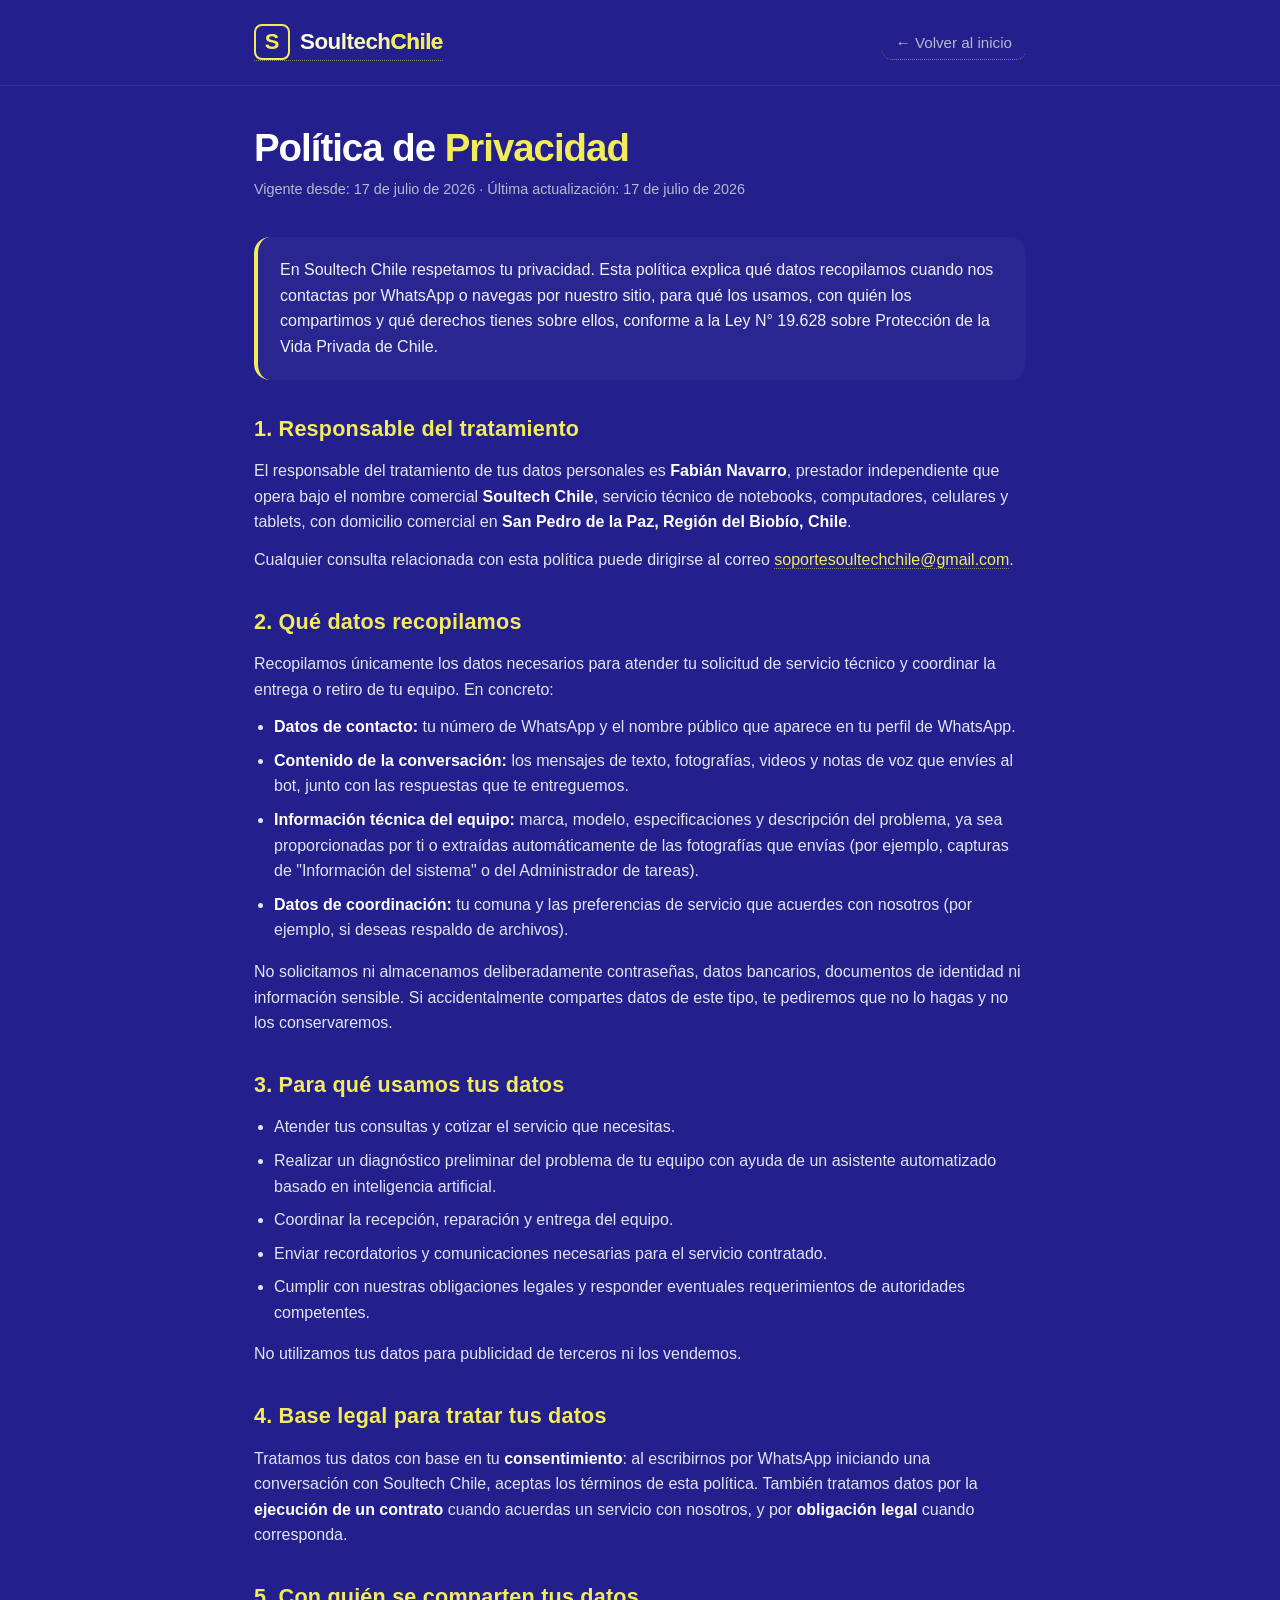
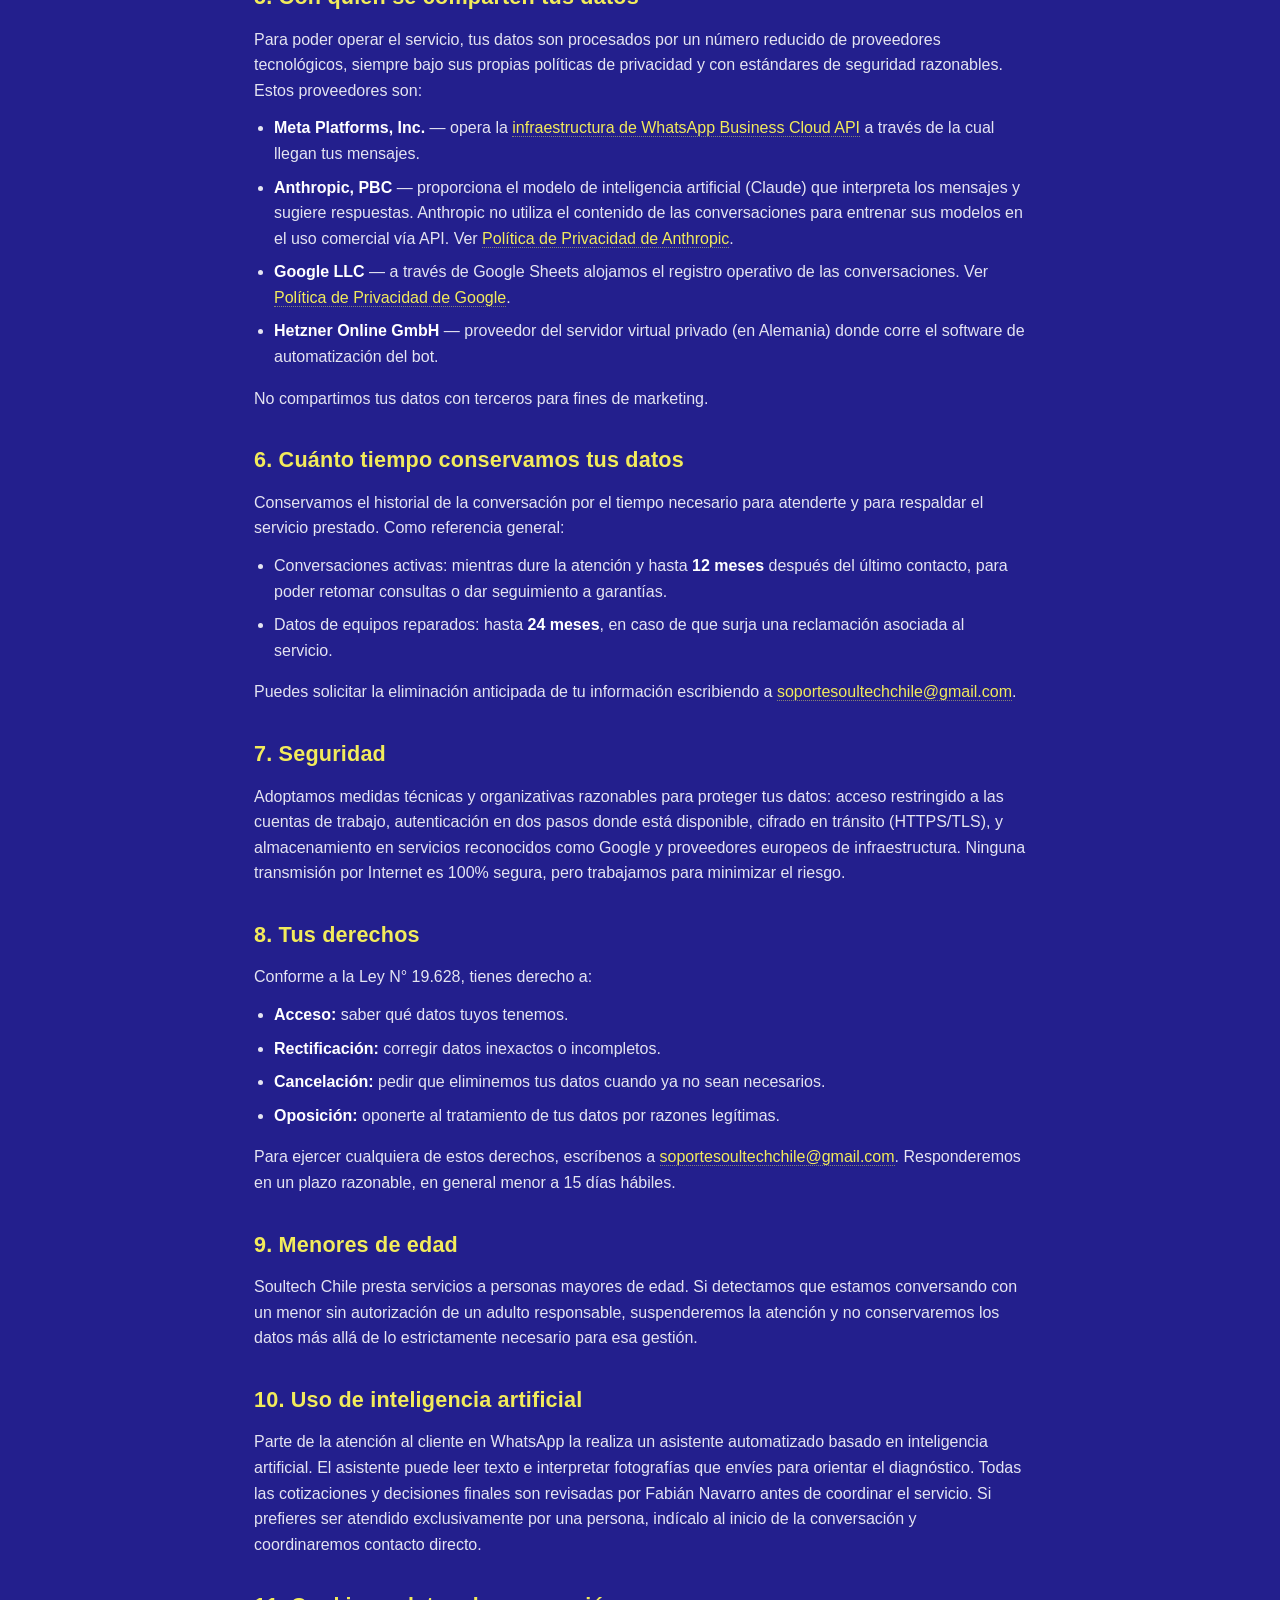
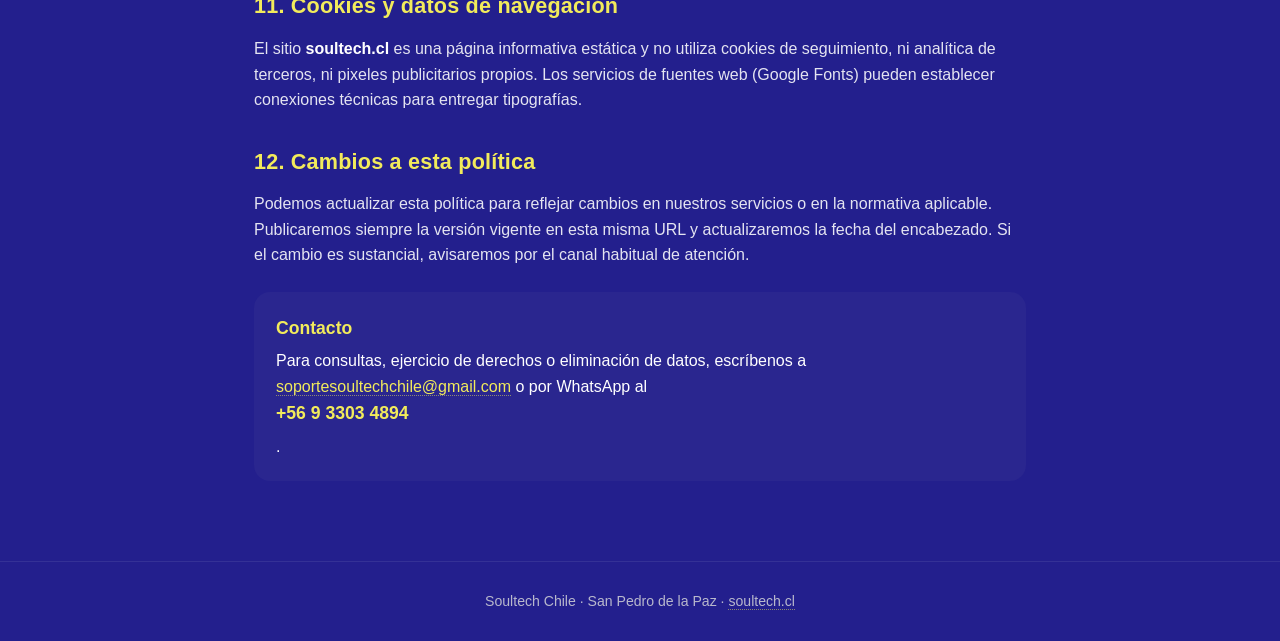
<file: privacidad/index.html>
<!DOCTYPE html>
<html lang="es">
<head>
<meta charset="UTF-8">
<meta name="viewport" content="width=device-width, initial-scale=1.0">
<meta http-equiv="Content-Security-Policy" content="default-src 'none'; script-src 'none'; style-src 'self' 'unsafe-inline' https://fonts.googleapis.com; font-src https://fonts.gstatic.com; img-src 'self' data:; base-uri 'none'; form-action 'none'; object-src 'none'; upgrade-insecure-requests">
<meta name="referrer" content="strict-origin-when-cross-origin">
<title>Política de Privacidad | Soultech Chile</title>
<meta name="description" content="Cómo Soultech Chile trata los datos personales de sus clientes en la atención por WhatsApp y web.">
<meta name="robots" content="index, follow">
<link rel="canonical" href="https://soultech.cl/privacidad">
<link rel="icon" href="data:image/svg+xml,<svg xmlns='http://www.w3.org/2000/svg' viewBox='0 0 100 100'><rect width='100' height='100' rx='20' fill='%23231F8D'/><text x='50' y='72' font-size='60' text-anchor='middle' font-family='Arial' font-weight='800' fill='%23F2EB5B'>S</text></svg>">
<link rel="preconnect" href="https://fonts.googleapis.com">
<link rel="preconnect" href="https://fonts.gstatic.com" crossorigin>
<link href="https://fonts.googleapis.com/css2?family=Rajdhani:wght@600;700;800&family=DM+Sans:wght@400;500;600;700&display=swap" rel="stylesheet">
<style>
  *{margin:0;padding:0;box-sizing:border-box}
  :root{--yellow:#F2EB5B;--pink:#EC3580;--navy:#231F8D;--dark:#0A0C12;--white:#FFFFFF;--muted:#B8B8CC;--card:#2A268F;--radius:16px}
  html{scroll-behavior:smooth}
  body{font-family:'DM Sans',sans-serif;background:var(--navy);color:var(--white);line-height:1.6}
  .container{max-width:820px;margin:0 auto;padding:0 24px;width:100%}
  header{padding:24px 0;border-bottom:1px solid rgba(255,255,255,.08);margin-bottom:40px}
  header .container{display:flex;align-items:center;justify-content:space-between;gap:16px;flex-wrap:wrap}
  .logo{display:flex;align-items:center;gap:10px;text-decoration:none}
  .logo-mark{width:36px;height:36px;background:var(--navy);border:2px solid var(--yellow);border-radius:8px;display:flex;align-items:center;justify-content:center;font-family:'Rajdhani',sans-serif;font-weight:800;color:var(--yellow);font-size:22px;line-height:1}
  .logo-text{font-family:'Rajdhani',sans-serif;font-size:1.4rem;font-weight:800;letter-spacing:-.5px;background:linear-gradient(135deg,var(--white) 0%,var(--yellow) 100%);-webkit-background-clip:text;background-clip:text;color:transparent}
  .logo-text span{color:var(--yellow);background:none;-webkit-text-fill-color:var(--yellow)}
  nav a{color:var(--muted);text-decoration:none;font-weight:500;font-size:.95rem;padding:8px 14px;border-radius:10px;transition:.2s}
  nav a:hover{color:var(--white);background:rgba(255,255,255,.06)}
  main{padding-bottom:80px}
  h1{font-family:'Rajdhani',sans-serif;font-size:2.4rem;font-weight:800;letter-spacing:-1px;margin-bottom:8px;line-height:1.15}
  h1 .accent{color:var(--yellow)}
  .vigencia{color:var(--muted);font-size:.9rem;margin-bottom:36px}
  h2{font-family:'Rajdhani',sans-serif;font-size:1.35rem;font-weight:700;margin:32px 0 12px;color:var(--yellow);letter-spacing:.2px}
  h3{font-family:'DM Sans',sans-serif;font-size:1.02rem;font-weight:700;margin:18px 0 8px;color:var(--white)}
  p{margin-bottom:12px;color:#E4E4F1}
  ul{margin:8px 0 16px 20px}
  li{margin-bottom:8px;color:#E4E4F1}
  a{color:var(--yellow);text-decoration:none;border-bottom:1px dotted rgba(242,235,91,.5);transition:.2s}
  a:hover{color:var(--pink);border-bottom-color:var(--pink)}
  strong{color:var(--white);font-weight:600}
  .lead{background:var(--card);border-radius:var(--radius);padding:20px 22px;border-left:4px solid var(--yellow);margin-bottom:32px}
  .lead p{margin:0;color:#F0F0FA}
  .contacto{background:var(--card);border-radius:var(--radius);padding:22px;margin-top:24px}
  .contacto strong{display:block;margin-bottom:6px;color:var(--yellow);font-family:'Rajdhani',sans-serif;font-size:1.1rem}
  footer{border-top:1px solid rgba(255,255,255,.08);padding:28px 0;text-align:center;color:var(--muted);font-size:.88rem}
  footer a{color:var(--muted)}
  @media (max-width:520px){h1{font-size:2rem}nav a{font-size:.85rem;padding:6px 10px}}
</style>
</head>
<body>
<header>
  <div class="container">
    <a href="https://soultech.cl/" class="logo">
      <span class="logo-mark">S</span>
      <span class="logo-text">Soultech<span>Chile</span></span>
    </a>
    <nav>
      <a href="https://soultech.cl/">← Volver al inicio</a>
    </nav>
  </div>
</header>

<main>
<div class="container">

<h1>Política de <span class="accent">Privacidad</span></h1>
<p class="vigencia">Vigente desde: 17 de julio de 2026 · Última actualización: 17 de julio de 2026</p>

<div class="lead">
  <p>En Soultech Chile respetamos tu privacidad. Esta política explica qué datos recopilamos cuando nos contactas por WhatsApp o navegas por nuestro sitio, para qué los usamos, con quién los compartimos y qué derechos tienes sobre ellos, conforme a la Ley N° 19.628 sobre Protección de la Vida Privada de Chile.</p>
</div>

<h2>1. Responsable del tratamiento</h2>
<p>El responsable del tratamiento de tus datos personales es <strong>Fabián Navarro</strong>, prestador independiente que opera bajo el nombre comercial <strong>Soultech Chile</strong>, servicio técnico de notebooks, computadores, celulares y tablets, con domicilio comercial en <strong>San Pedro de la Paz, Región del Biobío, Chile</strong>.</p>
<p>Cualquier consulta relacionada con esta política puede dirigirse al correo <a href="mailto:soportesoultechchile@gmail.com">soportesoultechchile@gmail.com</a>.</p>

<h2>2. Qué datos recopilamos</h2>
<p>Recopilamos únicamente los datos necesarios para atender tu solicitud de servicio técnico y coordinar la entrega o retiro de tu equipo. En concreto:</p>
<ul>
  <li><strong>Datos de contacto:</strong> tu número de WhatsApp y el nombre público que aparece en tu perfil de WhatsApp.</li>
  <li><strong>Contenido de la conversación:</strong> los mensajes de texto, fotografías, videos y notas de voz que envíes al bot, junto con las respuestas que te entreguemos.</li>
  <li><strong>Información técnica del equipo:</strong> marca, modelo, especificaciones y descripción del problema, ya sea proporcionadas por ti o extraídas automáticamente de las fotografías que envías (por ejemplo, capturas de "Información del sistema" o del Administrador de tareas).</li>
  <li><strong>Datos de coordinación:</strong> tu comuna y las preferencias de servicio que acuerdes con nosotros (por ejemplo, si deseas respaldo de archivos).</li>
</ul>
<p>No solicitamos ni almacenamos deliberadamente contraseñas, datos bancarios, documentos de identidad ni información sensible. Si accidentalmente compartes datos de este tipo, te pediremos que no lo hagas y no los conservaremos.</p>

<h2>3. Para qué usamos tus datos</h2>
<ul>
  <li>Atender tus consultas y cotizar el servicio que necesitas.</li>
  <li>Realizar un diagnóstico preliminar del problema de tu equipo con ayuda de un asistente automatizado basado en inteligencia artificial.</li>
  <li>Coordinar la recepción, reparación y entrega del equipo.</li>
  <li>Enviar recordatorios y comunicaciones necesarias para el servicio contratado.</li>
  <li>Cumplir con nuestras obligaciones legales y responder eventuales requerimientos de autoridades competentes.</li>
</ul>
<p>No utilizamos tus datos para publicidad de terceros ni los vendemos.</p>

<h2>4. Base legal para tratar tus datos</h2>
<p>Tratamos tus datos con base en tu <strong>consentimiento</strong>: al escribirnos por WhatsApp iniciando una conversación con Soultech Chile, aceptas los términos de esta política. También tratamos datos por la <strong>ejecución de un contrato</strong> cuando acuerdas un servicio con nosotros, y por <strong>obligación legal</strong> cuando corresponda.</p>

<h2>5. Con quién se comparten tus datos</h2>
<p>Para poder operar el servicio, tus datos son procesados por un número reducido de proveedores tecnológicos, siempre bajo sus propias políticas de privacidad y con estándares de seguridad razonables. Estos proveedores son:</p>
<ul>
  <li><strong>Meta Platforms, Inc.</strong> — opera la <a href="https://www.whatsapp.com/legal/privacy-policy" target="_blank" rel="noopener">infraestructura de WhatsApp Business Cloud API</a> a través de la cual llegan tus mensajes.</li>
  <li><strong>Anthropic, PBC</strong> — proporciona el modelo de inteligencia artificial (Claude) que interpreta los mensajes y sugiere respuestas. Anthropic no utiliza el contenido de las conversaciones para entrenar sus modelos en el uso comercial vía API. Ver <a href="https://www.anthropic.com/legal/privacy" target="_blank" rel="noopener">Política de Privacidad de Anthropic</a>.</li>
  <li><strong>Google LLC</strong> — a través de Google Sheets alojamos el registro operativo de las conversaciones. Ver <a href="https://policies.google.com/privacy" target="_blank" rel="noopener">Política de Privacidad de Google</a>.</li>
  <li><strong>Hetzner Online GmbH</strong> — proveedor del servidor virtual privado (en Alemania) donde corre el software de automatización del bot.</li>
</ul>
<p>No compartimos tus datos con terceros para fines de marketing.</p>

<h2>6. Cuánto tiempo conservamos tus datos</h2>
<p>Conservamos el historial de la conversación por el tiempo necesario para atenderte y para respaldar el servicio prestado. Como referencia general:</p>
<ul>
  <li>Conversaciones activas: mientras dure la atención y hasta <strong>12 meses</strong> después del último contacto, para poder retomar consultas o dar seguimiento a garantías.</li>
  <li>Datos de equipos reparados: hasta <strong>24 meses</strong>, en caso de que surja una reclamación asociada al servicio.</li>
</ul>
<p>Puedes solicitar la eliminación anticipada de tu información escribiendo a <a href="mailto:soportesoultechchile@gmail.com">soportesoultechchile@gmail.com</a>.</p>

<h2>7. Seguridad</h2>
<p>Adoptamos medidas técnicas y organizativas razonables para proteger tus datos: acceso restringido a las cuentas de trabajo, autenticación en dos pasos donde está disponible, cifrado en tránsito (HTTPS/TLS), y almacenamiento en servicios reconocidos como Google y proveedores europeos de infraestructura. Ninguna transmisión por Internet es 100% segura, pero trabajamos para minimizar el riesgo.</p>

<h2>8. Tus derechos</h2>
<p>Conforme a la Ley N° 19.628, tienes derecho a:</p>
<ul>
  <li><strong>Acceso:</strong> saber qué datos tuyos tenemos.</li>
  <li><strong>Rectificación:</strong> corregir datos inexactos o incompletos.</li>
  <li><strong>Cancelación:</strong> pedir que eliminemos tus datos cuando ya no sean necesarios.</li>
  <li><strong>Oposición:</strong> oponerte al tratamiento de tus datos por razones legítimas.</li>
</ul>
<p>Para ejercer cualquiera de estos derechos, escríbenos a <a href="mailto:soportesoultechchile@gmail.com">soportesoultechchile@gmail.com</a>. Responderemos en un plazo razonable, en general menor a 15 días hábiles.</p>

<h2>9. Menores de edad</h2>
<p>Soultech Chile presta servicios a personas mayores de edad. Si detectamos que estamos conversando con un menor sin autorización de un adulto responsable, suspenderemos la atención y no conservaremos los datos más allá de lo estrictamente necesario para esa gestión.</p>

<h2>10. Uso de inteligencia artificial</h2>
<p>Parte de la atención al cliente en WhatsApp la realiza un asistente automatizado basado en inteligencia artificial. El asistente puede leer texto e interpretar fotografías que envíes para orientar el diagnóstico. Todas las cotizaciones y decisiones finales son revisadas por Fabián Navarro antes de coordinar el servicio. Si prefieres ser atendido exclusivamente por una persona, indícalo al inicio de la conversación y coordinaremos contacto directo.</p>

<h2>11. Cookies y datos de navegación</h2>
<p>El sitio <strong>soultech.cl</strong> es una página informativa estática y no utiliza cookies de seguimiento, ni analítica de terceros, ni pixeles publicitarios propios. Los servicios de fuentes web (Google Fonts) pueden establecer conexiones técnicas para entregar tipografías.</p>

<h2>12. Cambios a esta política</h2>
<p>Podemos actualizar esta política para reflejar cambios en nuestros servicios o en la normativa aplicable. Publicaremos siempre la versión vigente en esta misma URL y actualizaremos la fecha del encabezado. Si el cambio es sustancial, avisaremos por el canal habitual de atención.</p>

<div class="contacto">
  <strong>Contacto</strong>
  Para consultas, ejercicio de derechos o eliminación de datos, escríbenos a <a href="mailto:soportesoultechchile@gmail.com">soportesoultechchile@gmail.com</a> o por WhatsApp al <strong>+56 9 3303 4894</strong>.
</div>

</div>
</main>

<footer>
  <div class="container">
    Soultech Chile · San Pedro de la Paz · <a href="https://soultech.cl/">soultech.cl</a>
  </div>
</footer>

</body>
</html>
</file>
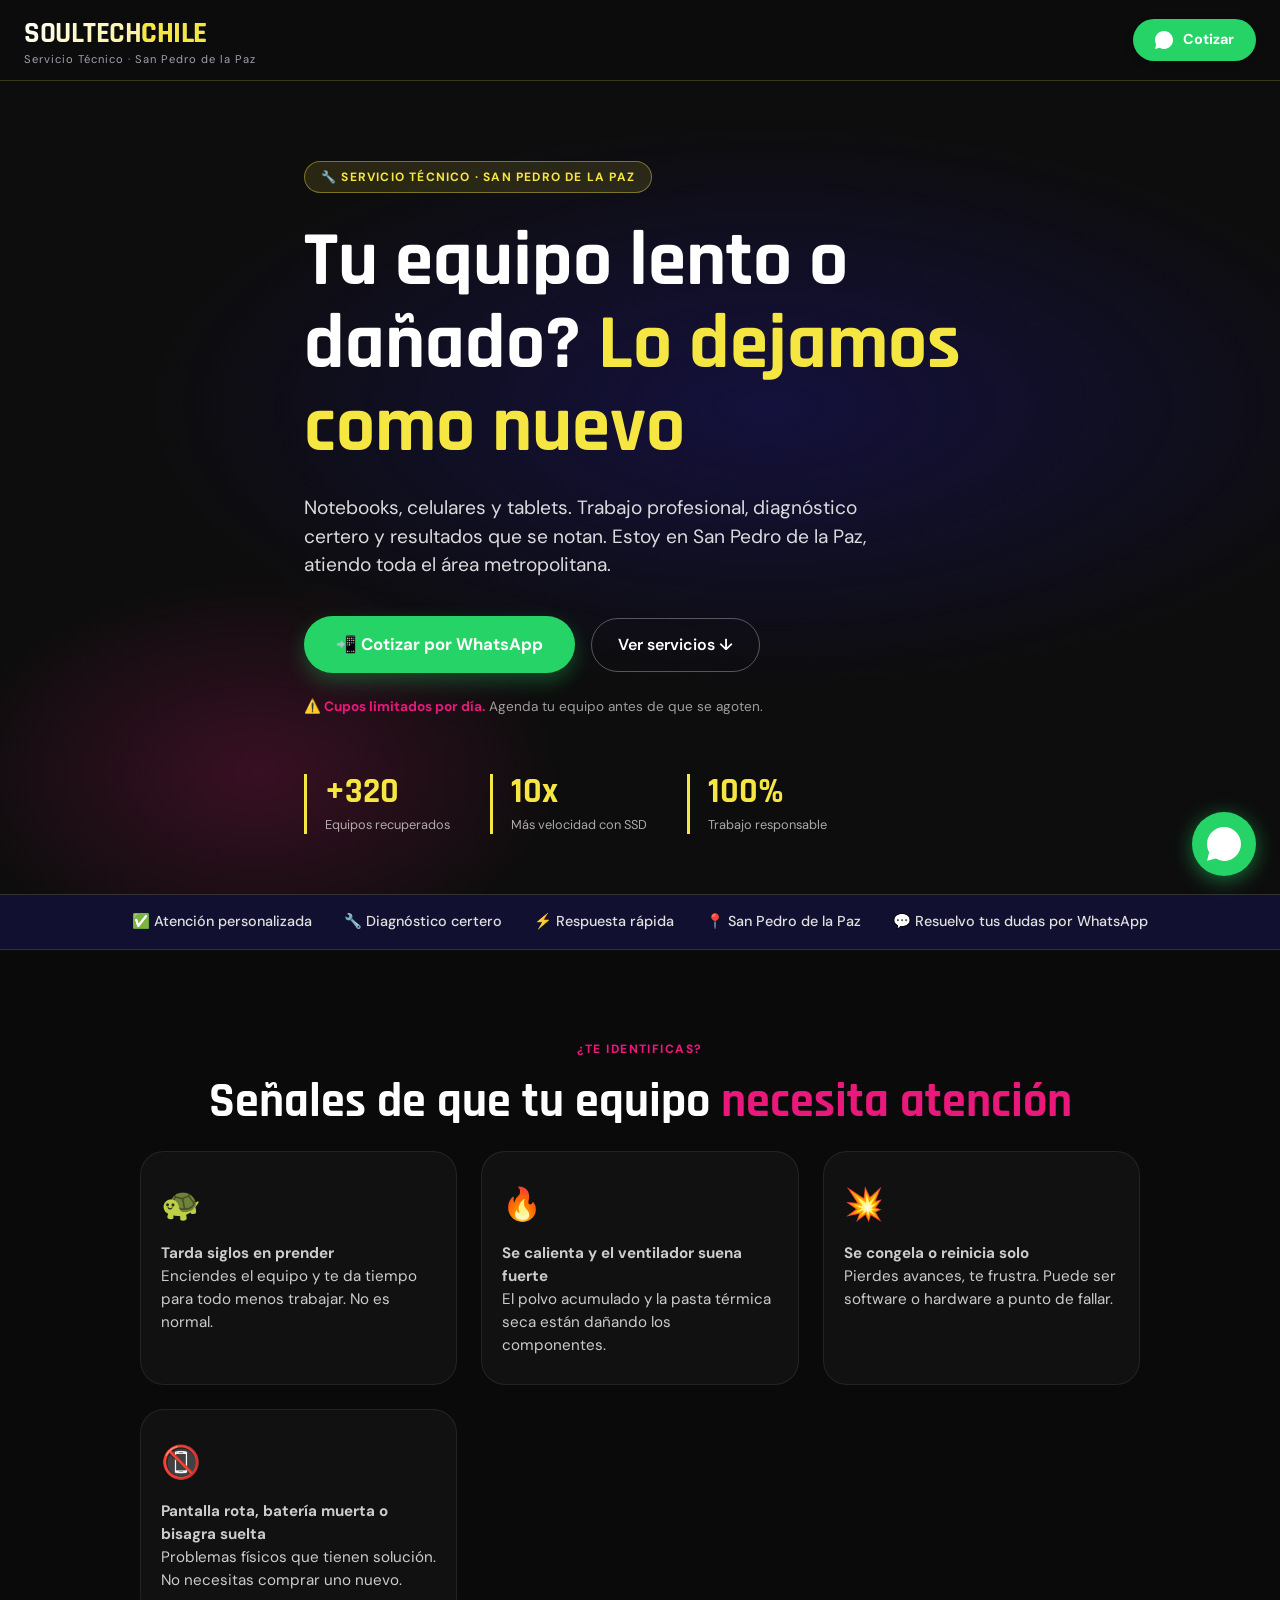
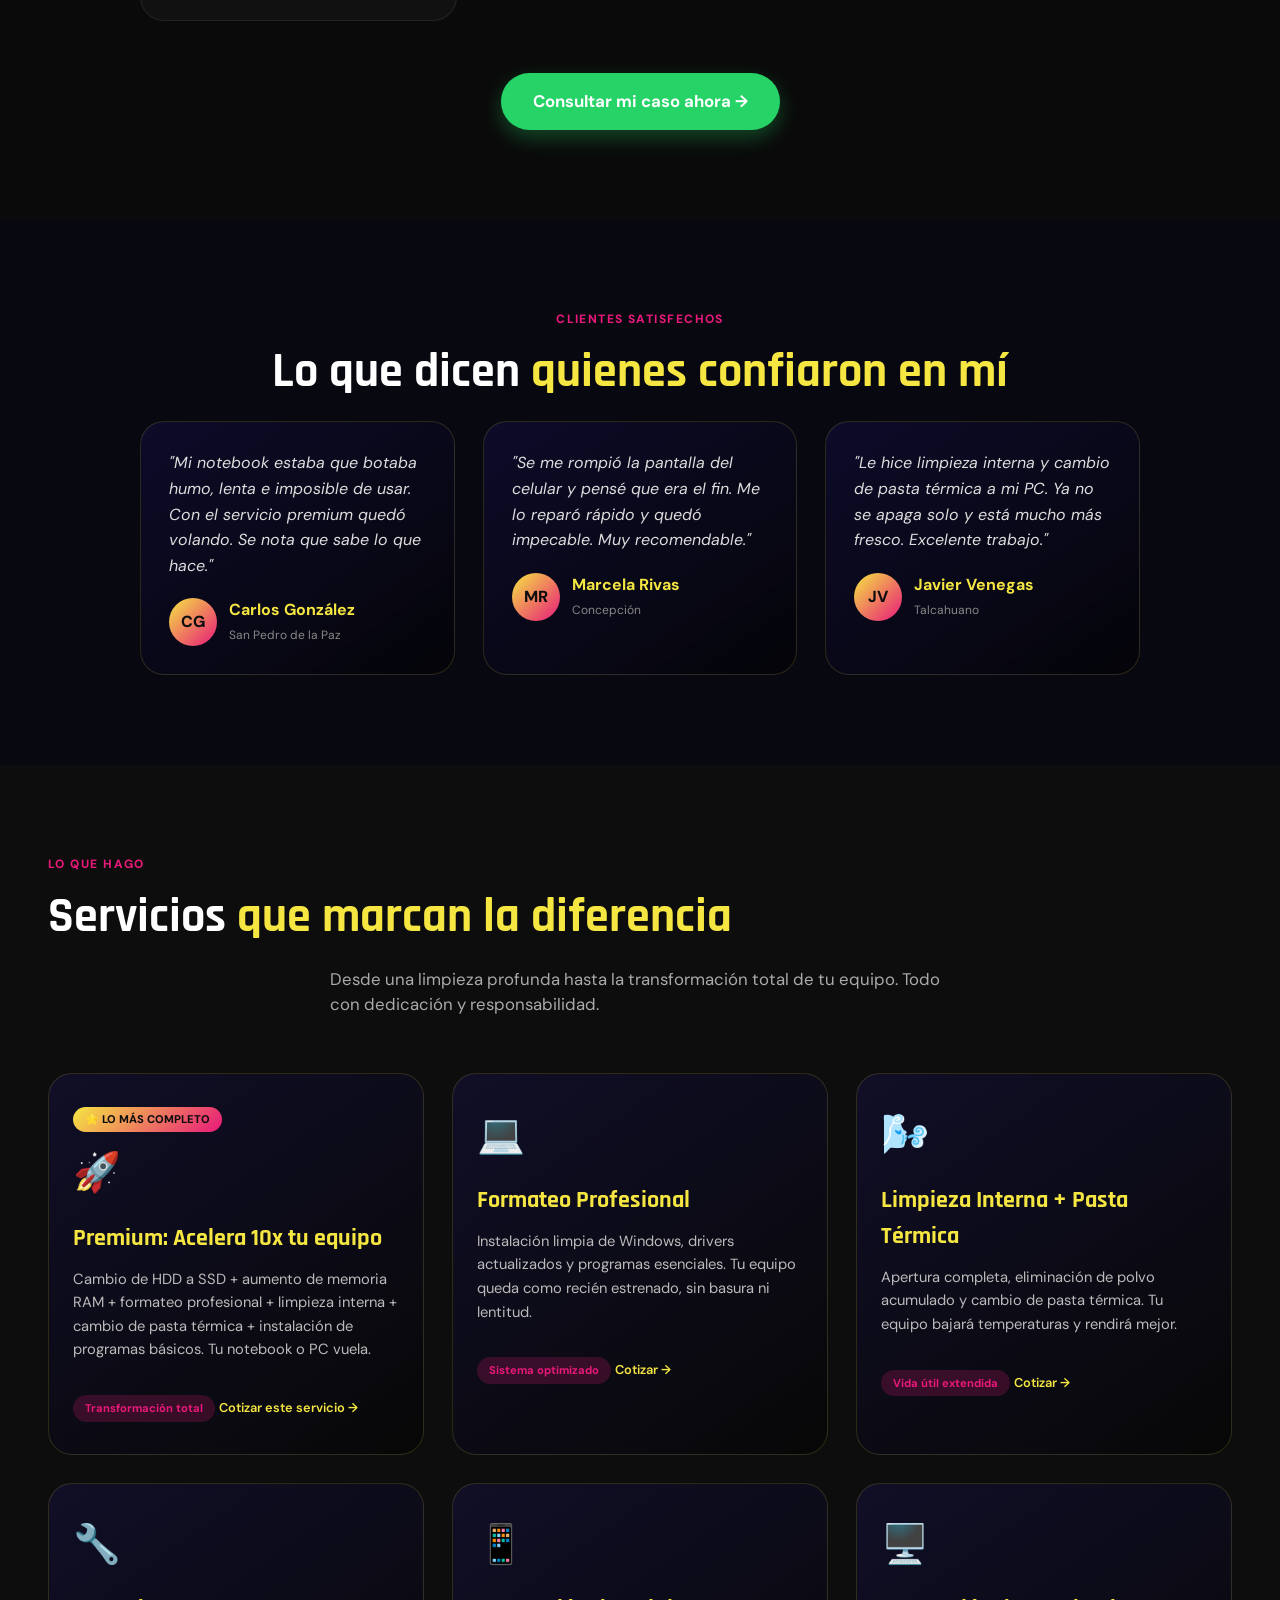
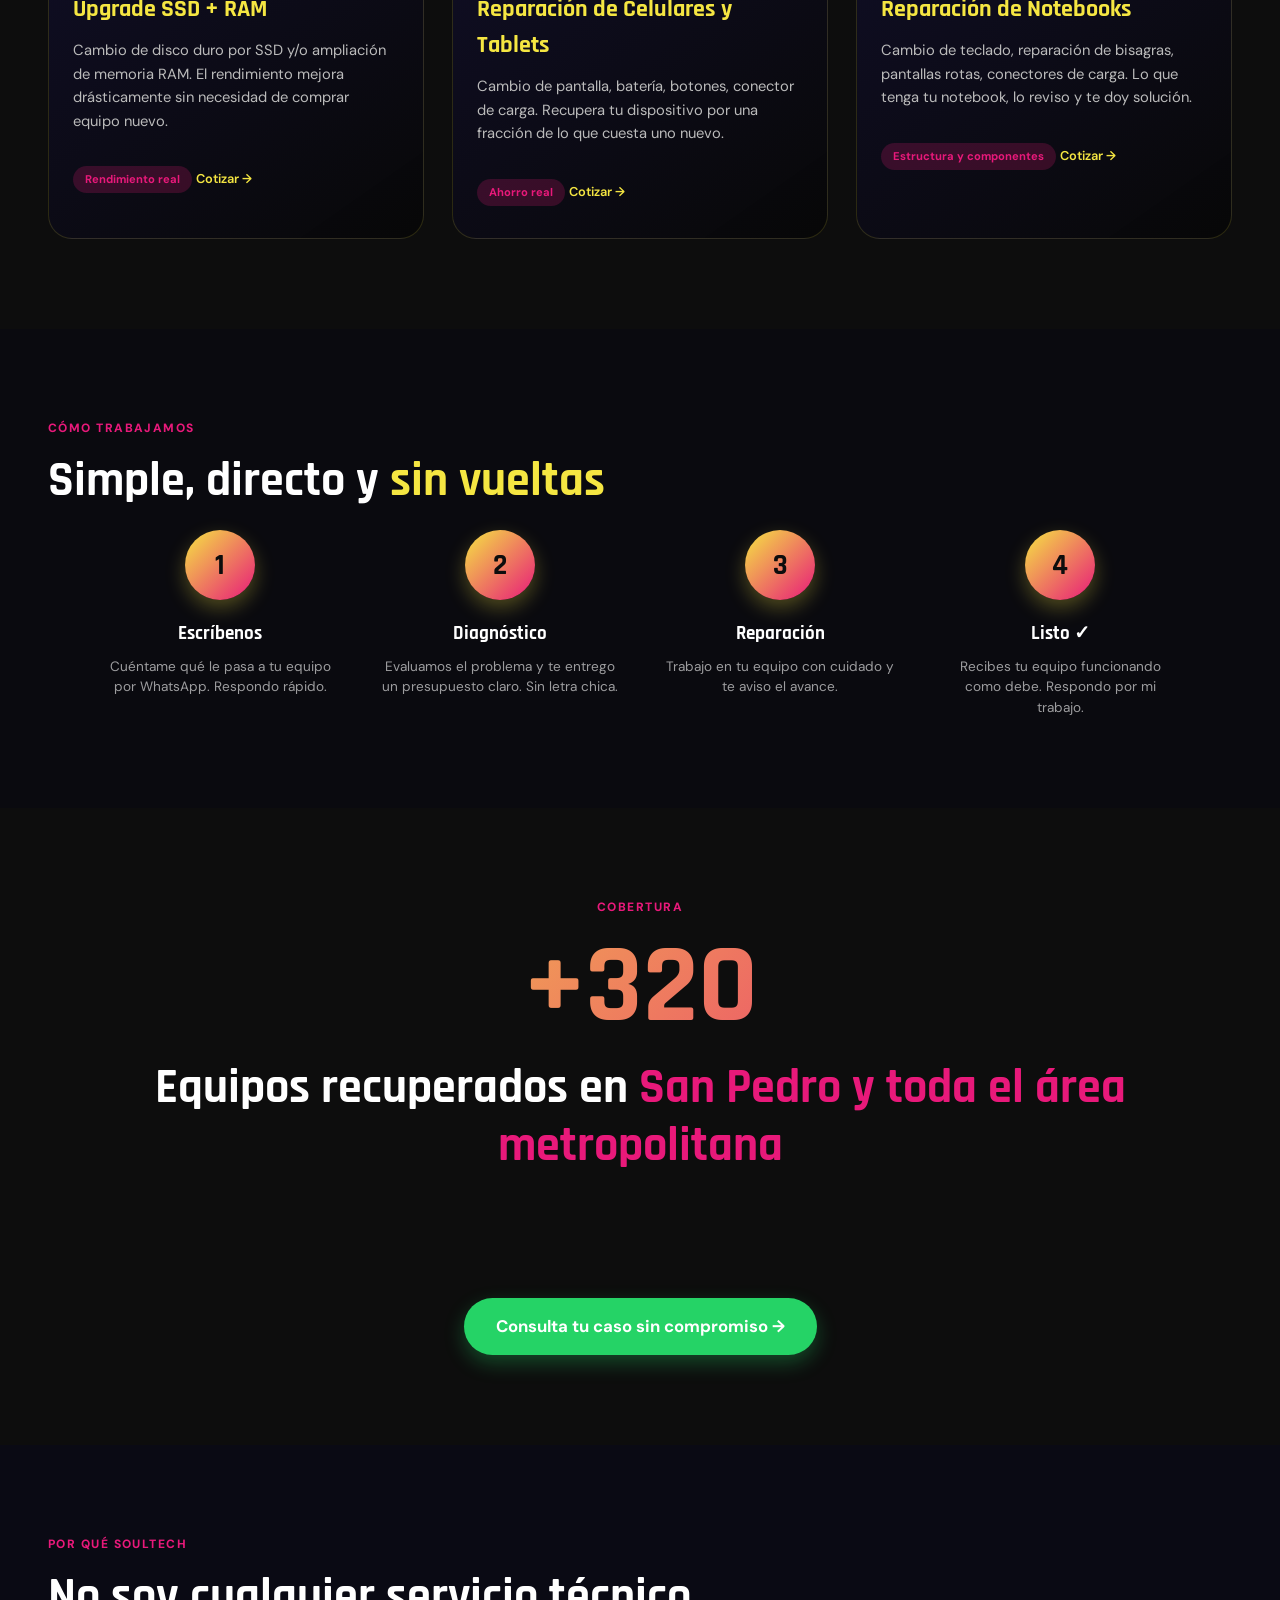
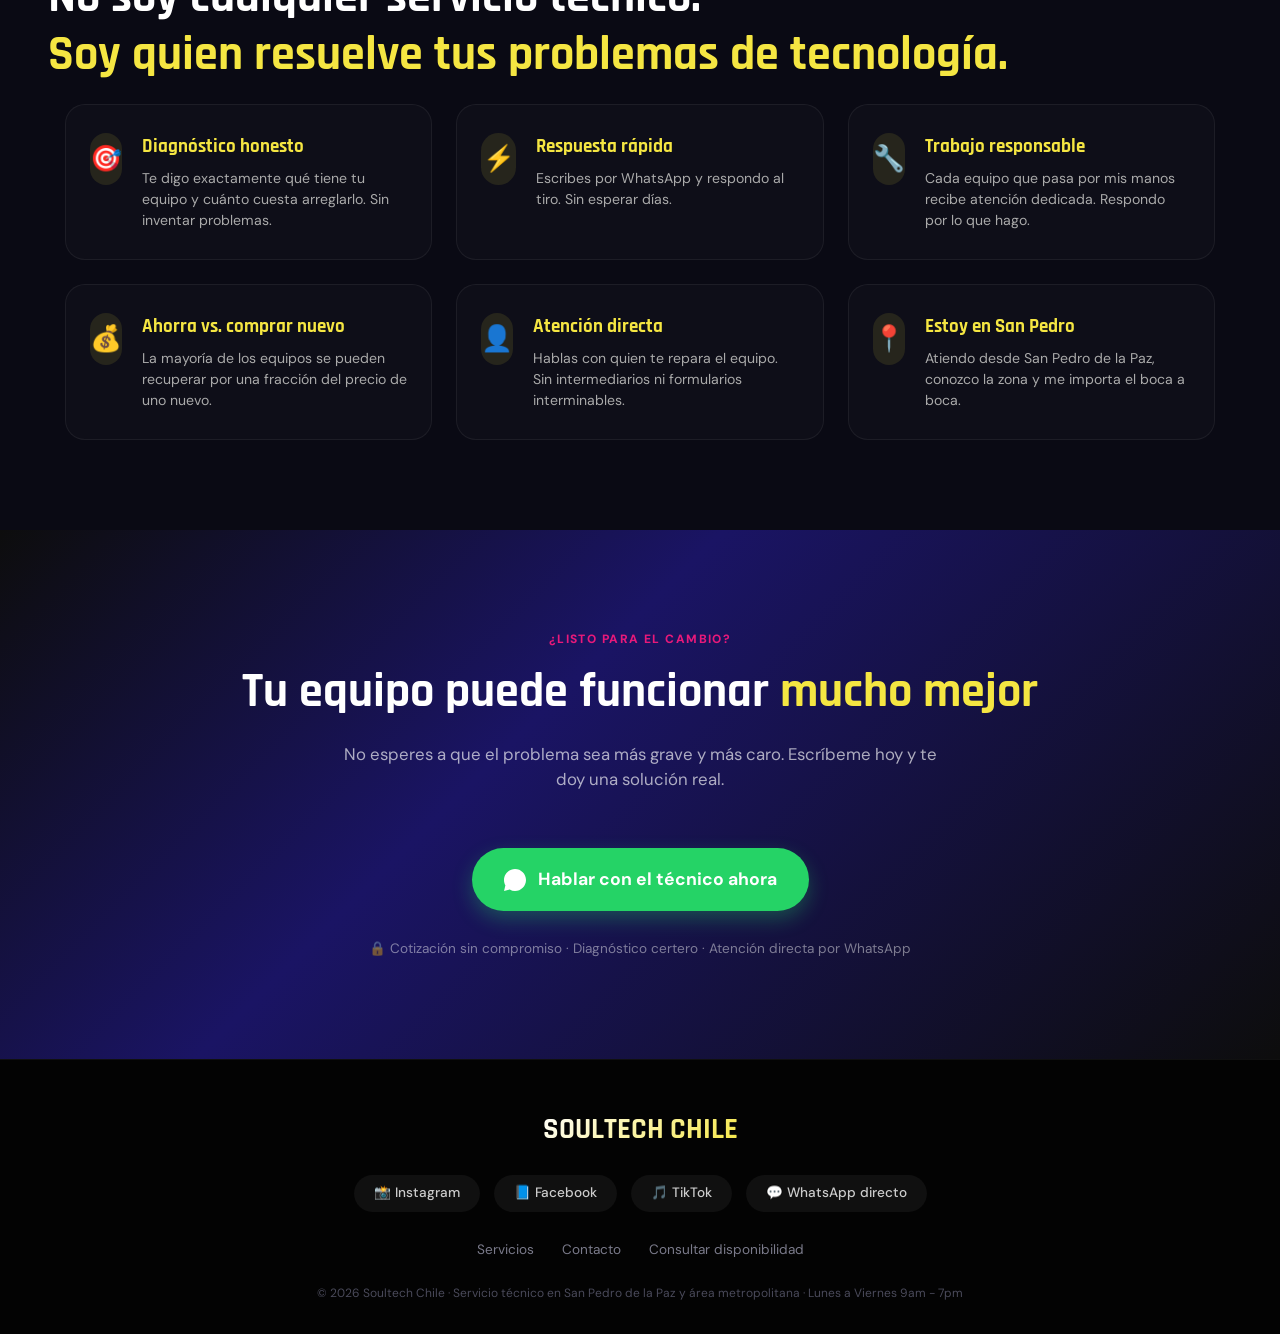
<file: index3.html>
<!DOCTYPE html>
<html lang="es">
<head>
<meta charset="UTF-8">
<meta name="viewport" content="width=device-width, initial-scale=1.0, maximum-scale=1.0, user-scalable=yes">
<title>Soultech Chile | Servicio Técnico en San Pedro de la Paz | Notebooks, Celulares, Tablets</title>
<meta name="description" content="Recupera tu equipo en 24 horas. Servicio técnico profesional en San Pedro de la Paz. Notebooks, celulares y tablets. Diagnóstico certero, trabajo responsable.">
<meta name="keywords" content="servicio técnico notebook, reparación celular, tablet, formateo pc, upgrade SSD, San Pedro de la Paz, Concepción">
<meta name="author" content="Soultech Chile">
<meta name="robots" content="index, follow">
<meta name="geo.region" content="CL-BI">
<meta name="geo.placename" content="San Pedro de la Paz">
<meta property="og:title" content="Soultech Chile | Tu equipo como nuevo">
<meta property="og:description" content="Reparación y optimización de notebooks, celulares y tablets en San Pedro de la Paz. Respuesta rápida, trabajo responsable.">
<meta property="og:type" content="website">
<meta property="og:locale" content="es_CL">
<meta name="twitter:card" content="summary_large_image">
<link rel="preconnect" href="https://fonts.googleapis.com">
<link rel="preconnect" href="https://fonts.gstatic.com" crossorigin>
<link href="https://fonts.googleapis.com/css2?family=Rajdhani:wght@500;600;700;800&family=DM+Sans:wght@400;500;600;700;800&display=swap" rel="stylesheet">
<style>
* {
  margin: 0;
  padding: 0;
  box-sizing: border-box;
}

:root {
  --yellow: #F5E642;
  --pink: #E8197A;
  --navy: #1A1464;
  --dark: #0D0D0D;
  --white: #FFFFFF;
  --gray: #F4F4F6;
  --text-muted: #A0A0B0;
  --green-wa: #25D366;
  --radius: 16px;
}

html {
  scroll-behavior: smooth;
}

body {
  font-family: 'DM Sans', sans-serif;
  background: var(--dark);
  color: var(--white);
  overflow-x: hidden;
  line-height: 1.5;
}

.container {
  max-width: 1280px;
  margin: 0 auto;
  padding: 0 24px;
}

.highlight {
  color: var(--yellow);
}

.highlight-pink {
  color: var(--pink);
}

/* Logo */
.logo-text {
  font-family: 'Rajdhani', sans-serif;
  font-size: 1.8rem;
  font-weight: 800;
  letter-spacing: -0.5px;
  background: linear-gradient(135deg, var(--white) 0%, var(--yellow) 100%);
  -webkit-background-clip: text;
  background-clip: text;
  color: transparent;
}
.logo-text span {
  color: var(--yellow);
  background: none;
}
.logo-small {
  font-size: 0.7rem;
  letter-spacing: 1px;
  color: var(--text-muted);
  margin-top: -4px;
}

/* Header */
header {
  position: sticky;
  top: 0;
  z-index: 100;
  background: rgba(13,13,13,0.97);
  backdrop-filter: blur(12px);
  border-bottom: 1px solid rgba(245,230,66,0.2);
  padding: 12px 24px;
  display: flex;
  justify-content: space-between;
  align-items: center;
  flex-wrap: wrap;
  gap: 12px;
}

.header-cta {
  display: inline-flex;
  align-items: center;
  gap: 10px;
  background: var(--green-wa);
  color: #fff;
  font-weight: 700;
  font-size: 0.9rem;
  padding: 10px 22px;
  border-radius: 60px;
  text-decoration: none;
  transition: all 0.25s ease;
  box-shadow: 0 2px 8px rgba(0,0,0,0.2);
}
.header-cta:hover {
  transform: scale(1.03);
  background: #20b859;
  box-shadow: 0 8px 20px rgba(37,211,102,0.4);
}

/* Hero */
.hero {
  min-height: 85vh;
  display: flex;
  align-items: center;
  position: relative;
  padding: 80px 24px 60px;
}
.hero-bg {
  position: absolute;
  inset: 0;
  background: radial-gradient(ellipse 70% 50% at 60% 40%, rgba(26,20,100,0.55) 0%, transparent 70%),
              radial-gradient(ellipse 40% 40% at 20% 85%, rgba(232,25,122,0.2) 0%, transparent 60%);
  z-index: 0;
}
.hero-content {
  position: relative;
  z-index: 2;
  max-width: 720px;
}
.hero-badge {
  display: inline-flex;
  background: rgba(245,230,66,0.12);
  border: 1px solid rgba(245,230,66,0.4);
  color: var(--yellow);
  font-weight: 700;
  font-size: 0.75rem;
  letter-spacing: 0.1em;
  text-transform: uppercase;
  padding: 6px 16px;
  border-radius: 60px;
  margin-bottom: 28px;
}
.hero h1 {
  font-family: 'Rajdhani', sans-serif;
  font-size: clamp(2.5rem, 7vw, 4.8rem);
  font-weight: 800;
  line-height: 1.08;
  margin-bottom: 24px;
}
.hero .subtitle {
  font-size: 1.2rem;
  color: rgba(255,255,255,0.85);
  max-width: 580px;
  margin-bottom: 36px;
}
.hero-actions {
  display: flex;
  flex-wrap: wrap;
  gap: 16px;
  align-items: center;
}
.btn-primary {
  display: inline-flex;
  align-items: center;
  gap: 12px;
  background: var(--green-wa);
  color: white;
  font-weight: 700;
  font-size: 1.05rem;
  padding: 16px 32px;
  border-radius: 60px;
  text-decoration: none;
  transition: 0.2s;
  box-shadow: 0 8px 20px rgba(37,211,102,0.3);
}
.btn-primary:hover {
  transform: translateY(-3px);
  box-shadow: 0 15px 30px rgba(37,211,102,0.5);
  background: #20b859;
}
.btn-secondary {
  display: inline-flex;
  align-items: center;
  gap: 8px;
  background: transparent;
  border: 1.5px solid rgba(255,255,255,0.3);
  color: white;
  font-weight: 600;
  padding: 14px 26px;
  border-radius: 60px;
  text-decoration: none;
  transition: 0.2s;
}
.btn-secondary:hover {
  border-color: var(--yellow);
  background: rgba(245,230,66,0.08);
}
.urgency-tag {
  margin-top: 24px;
  font-size: 0.85rem;
  color: rgba(255,255,255,0.6);
}
.urgency-tag span {
  color: var(--pink);
  font-weight: 700;
}
.hero-stats {
  display: flex;
  gap: 40px;
  margin-top: 56px;
  flex-wrap: wrap;
}
.stat {
  border-left: 3px solid var(--yellow);
  padding-left: 18px;
}
.stat-num {
  font-family: 'Rajdhani', sans-serif;
  font-size: 2.2rem;
  font-weight: 800;
  color: var(--yellow);
  line-height: 1;
}
.stat-label {
  font-size: 0.8rem;
  color: rgba(255,255,255,0.65);
  margin-top: 6px;
}

/* Trust bar */
.trust-bar {
  background: rgba(26,20,100,0.4);
  border-top: 1px solid rgba(245,230,66,0.15);
  border-bottom: 1px solid rgba(245,230,66,0.15);
  padding: 16px 24px;
}
.trust-inner {
  display: flex;
  flex-wrap: wrap;
  justify-content: center;
  gap: 12px 32px;
  font-size: 0.9rem;
  font-weight: 500;
  color: #e0e0e0;
}
.trust-item {
  display: flex;
  align-items: center;
  gap: 8px;
}

/* Secciones */
.section-eyebrow {
  font-size: 0.75rem;
  font-weight: 800;
  letter-spacing: 0.12em;
  text-transform: uppercase;
  color: var(--pink);
  margin-bottom: 16px;
}
.section-title {
  font-family: 'Rajdhani', sans-serif;
  font-size: clamp(1.9rem, 4.5vw, 3rem);
  font-weight: 800;
  line-height: 1.2;
  margin-bottom: 20px;
}
.section-sub {
  color: rgba(255,255,255,0.65);
  font-size: 1.05rem;
  max-width: 620px;
  margin: 0 auto 56px;
}

/* Pain section */
.pain-section {
  padding: 90px 24px;
  background: #0a0a0a;
  text-align: center;
}
.pain-grid {
  display: grid;
  grid-template-columns: repeat(auto-fit, minmax(240px, 1fr));
  gap: 24px;
  max-width: 1000px;
  margin: 0 auto 52px;
}
.pain-card {
  background: rgba(255,255,255,0.03);
  border: 1px solid rgba(255,255,255,0.08);
  border-radius: 24px;
  padding: 28px 20px;
  text-align: left;
  transition: all 0.25s;
}
.pain-card:hover {
  border-color: rgba(232,25,122,0.5);
  background: rgba(255,255,255,0.05);
}
.pain-emoji {
  font-size: 2rem;
  margin-bottom: 14px;
}
.pain-card p {
  font-size: 0.95rem;
  color: #ccc;
  line-height: 1.5;
}

/* Testimonios */
.testimonials-section {
  padding: 90px 24px;
  background: #080810;
  text-align: center;
}
.testimonials-grid {
  display: grid;
  grid-template-columns: repeat(auto-fit, minmax(280px, 1fr));
  gap: 28px;
  max-width: 1000px;
  margin: 0 auto;
}
.testimonial-card {
  background: linear-gradient(145deg, rgba(26,20,100,0.3), rgba(0,0,0,0.4));
  border: 1px solid rgba(245,230,66,0.15);
  border-radius: 24px;
  padding: 28px;
  text-align: left;
  transition: 0.25s;
}
.testimonial-card:hover {
  border-color: var(--yellow);
  transform: translateY(-5px);
}
.testimonial-text {
  font-size: 1rem;
  line-height: 1.6;
  color: #ddd;
  margin-bottom: 20px;
  font-style: italic;
}
.testimonial-author {
  display: flex;
  align-items: center;
  gap: 12px;
}
.author-avatar {
  width: 48px;
  height: 48px;
  background: linear-gradient(135deg, var(--yellow), var(--pink));
  border-radius: 50%;
  display: flex;
  align-items: center;
  justify-content: center;
  font-weight: 800;
  color: var(--dark);
}
.author-info strong {
  display: block;
  color: var(--yellow);
}
.author-info span {
  font-size: 0.75rem;
  color: #888;
}

/* Servicios - versión real */
.services-section {
  padding: 90px 24px;
  background: var(--dark);
}
.services-grid {
  display: grid;
  grid-template-columns: repeat(auto-fit, minmax(290px, 1fr));
  gap: 28px;
  max-width: 1200px;
  margin: 0 auto;
}
.service-card {
  background: linear-gradient(145deg, rgba(26,20,100,0.3), rgba(0,0,0,0.4));
  border: 1px solid rgba(245,230,66,0.15);
  border-radius: 24px;
  padding: 32px 24px;
  transition: all 0.3s;
}
.service-card:hover {
  transform: translateY(-8px);
  border-color: var(--yellow);
  box-shadow: 0 20px 30px -12px rgba(0,0,0,0.5);
}
.service-icon {
  font-size: 2.4rem;
  margin-bottom: 18px;
}
.service-card h3 {
  font-family: 'Rajdhani', sans-serif;
  font-size: 1.5rem;
  font-weight: 700;
  margin-bottom: 12px;
  color: var(--yellow);
}
.service-card p {
  font-size: 0.92rem;
  color: #bbb;
  margin-bottom: 18px;
  line-height: 1.6;
}
.service-tag {
  background: rgba(232,25,122,0.2);
  color: var(--pink);
  font-size: 0.7rem;
  font-weight: 700;
  padding: 5px 12px;
  border-radius: 40px;
  display: inline-block;
}
.service-cta {
  margin-top: 18px;
  display: inline-block;
  font-size: 0.8rem;
  color: var(--yellow);
  text-decoration: none;
  font-weight: 600;
}
.premium-badge {
  background: linear-gradient(135deg, var(--yellow), var(--pink));
  color: var(--dark);
  font-weight: 800;
  padding: 4px 12px;
  border-radius: 40px;
  font-size: 0.7rem;
  display: inline-block;
  margin-bottom: 12px;
}

/* Proceso */
.process-section {
  padding: 90px 24px;
  background: #0a0a0f;
}
.steps {
  display: grid;
  grid-template-columns: repeat(auto-fit, minmax(190px, 1fr));
  gap: 20px;
  max-width: 1100px;
  margin: 0 auto;
}
.step {
  text-align: center;
  padding: 0 10px;
}
.step-num {
  width: 70px;
  height: 70px;
  background: linear-gradient(135deg, var(--yellow), var(--pink));
  color: var(--dark);
  font-family: 'Rajdhani', sans-serif;
  font-size: 1.8rem;
  font-weight: 800;
  border-radius: 50%;
  display: flex;
  align-items: center;
  justify-content: center;
  margin: 0 auto 20px;
  box-shadow: 0 8px 20px rgba(245,230,66,0.3);
}
.step h4 {
  font-family: 'Rajdhani', sans-serif;
  font-size: 1.2rem;
  margin-bottom: 8px;
}
.step p {
  font-size: 0.85rem;
  color: rgba(255,255,255,0.6);
}

/* Proof + Cobertura */
.proof-section {
  padding: 90px 24px;
  text-align: center;
}
.proof-number {
  font-family: 'Rajdhani', sans-serif;
  font-size: clamp(4rem, 12vw, 7rem);
  font-weight: 800;
  background: linear-gradient(135deg, var(--yellow), var(--pink));
  -webkit-background-clip: text;
  background-clip: text;
  color: transparent;
  line-height: 1;
  margin-bottom: 16px;
}
.zones {
  display: flex;
  flex-wrap: wrap;
  justify-content: center;
  gap: 12px;
  margin: 48px 0 40px;
}
.zone-tag {
  background: rgba(26,20,100,0.6);
  border: 1px solid #2c2580;
  padding: 6px 20px;
  border-radius: 60px;
  font-size: 0.85rem;
  font-weight: 500;
}

/* Diferenciadores */
.diff-section {
  padding: 90px 24px;
  background: #0a0a14;
}
.diff-grid {
  display: grid;
  grid-template-columns: repeat(auto-fit, minmax(290px, 1fr));
  gap: 24px;
  max-width: 1150px;
  margin: 0 auto;
}
.diff-card {
  display: flex;
  gap: 20px;
  background: rgba(255,255,255,0.02);
  border: 1px solid rgba(255,255,255,0.06);
  border-radius: 20px;
  padding: 28px 24px;
  transition: 0.2s;
}
.diff-card:hover {
  border-color: rgba(245,230,66,0.3);
}
.diff-icon-wrap {
  width: 52px;
  height: 52px;
  background: rgba(245,230,66,0.1);
  border-radius: 18px;
  display: flex;
  align-items: center;
  justify-content: center;
  font-size: 1.6rem;
}
.diff-card h4 {
  font-family: 'Rajdhani', sans-serif;
  font-size: 1.2rem;
  color: var(--yellow);
  margin-bottom: 6px;
}
.diff-card p {
  font-size: 0.88rem;
  color: #aaa;
}

/* Final CTA */
.final-cta {
  padding: 100px 24px;
  text-align: center;
  background: linear-gradient(135deg, #0D0D0D 0%, #1A1464 40%, #0D0D0D 100%);
  position: relative;
}
.final-cta .btn-primary {
  font-size: 1.2rem;
  padding: 18px 40px;
}
.guarantee-note {
  margin-top: 28px;
  font-size: 0.85rem;
  color: rgba(255,255,255,0.45);
}

/* Footer */
footer {
  background: #030303;
  padding: 48px 24px 32px;
  text-align: center;
  border-top: 1px solid rgba(255,255,255,0.05);
}
.footer-logo {
  font-family: 'Rajdhani', sans-serif;
  font-size: 1.8rem;
  font-weight: 800;
  background: linear-gradient(135deg, var(--white), var(--yellow));
  -webkit-background-clip: text;
  background-clip: text;
  color: transparent;
  margin-bottom: 24px;
  display: inline-block;
}
.footer-social {
  display: flex;
  justify-content: center;
  flex-wrap: wrap;
  gap: 14px;
  margin-bottom: 28px;
}
.social-btn {
  background: rgba(255,255,255,0.05);
  padding: 8px 20px;
  border-radius: 60px;
  font-size: 0.85rem;
  font-weight: 500;
  text-decoration: none;
  color: #ccc;
  display: inline-flex;
  align-items: center;
  gap: 8px;
  transition: 0.2s;
}
.social-btn:hover {
  background: var(--yellow);
  color: #0D0D0D;
}
.footer-links {
  display: flex;
  justify-content: center;
  gap: 28px;
  flex-wrap: wrap;
  margin-bottom: 24px;
}
.footer-links a {
  color: #7a7a8a;
  text-decoration: none;
  font-size: 0.85rem;
  transition: 0.2s;
}
.footer-links a:hover {
  color: var(--yellow);
}
.footer-copy {
  font-size: 0.75rem;
  color: #4a4a5a;
}

/* WhatsApp Float */
.wa-float {
  position: fixed;
  bottom: 24px;
  right: 24px;
  width: 64px;
  height: 64px;
  background: var(--green-wa);
  border-radius: 50%;
  display: flex;
  align-items: center;
  justify-content: center;
  box-shadow: 0 4px 20px rgba(37,211,102,0.5);
  z-index: 999;
  transition: transform 0.2s;
  text-decoration: none;
}
.wa-float:hover {
  transform: scale(1.08);
}
.wa-float svg {
  width: 34px;
  height: 34px;
  fill: white;
}

/* Reveal */
.reveal {
  opacity: 0;
  transform: translateY(35px);
  transition: opacity 0.7s ease, transform 0.7s ease;
}
.reveal.visible {
  opacity: 1;
  transform: translateY(0);
}

@media (max-width: 680px) {
  .hero {
    padding: 40px 20px;
  }
  .hero-stats {
    gap: 20px;
  }
  .diff-card {
    flex-direction: column;
  }
  .header-cta {
    padding: 8px 16px;
    font-size: 0.8rem;
  }
  .btn-primary {
    padding: 12px 24px;
    font-size: 0.9rem;
  }
  .steps {
    gap: 32px;
  }
}
</style>
</head>
<body>

<header>
  <div>
    <div class="logo-text">SOULTECH<span>CHILE</span></div>
    <div class="logo-small">Servicio Técnico · San Pedro de la Paz</div>
  </div>
  <a href="https://wa.me/56933034894?text=Hola!%20Necesito%20reparar%20mi%20equipo" class="header-cta">
    <svg width="18" height="18" viewBox="0 0 24 24" fill="white"><path d="M17.472 14.382c-.297-.149-1.758-.867-2.03-.967-.273-.099-.471-.148-.67.15-.197.297-.767.966-.94 1.164-.173.199-.347.223-.644.075-.297-.15-1.255-.463-2.39-1.475-.883-.788-1.48-1.761-1.653-2.059-.173-.297-.018-.458.13-.606.134-.133.298-.347.446-.52.149-.174.198-.298.298-.497.099-.198.05-.371-.025-.52-.075-.149-.669-1.612-.916-2.207-.242-.579-.487-.5-.669-.51-.173-.008-.371-.01-.57-.01-.198 0-.52.074-.792.372-.272.297-1.04 1.016-1.04 2.479 0 1.462 1.065 2.875 1.213 3.074.149.198 2.096 3.2 5.077 4.487.709.306 1.262.489 1.694.625.712.227 1.36.195 1.871.118.571-.085 1.758-.719 2.006-1.413.248-.694.248-1.289.173-1.413-.074-.124-.272-.198-.57-.347z"/><path d="M12 0C5.373 0 0 5.373 0 12c0 2.127.558 4.121 1.532 5.847L.057 23.882l6.2-1.624A11.949 11.949 0 0 0 12 24c6.627 0 12-5.373 12-12S18.627 0 12 0z"/></svg>
    Cotizar
  </a>
</header>

<section class="hero">
  <div class="hero-bg"></div>
  <div class="hero-content container">
    <div class="hero-badge">🔧 Servicio técnico · San Pedro de la Paz</div>
    <h1>Tu equipo lento o dañado? <span class="highlight">Lo dejamos como nuevo</span></h1>
    <p class="subtitle">Notebooks, celulares y tablets. Trabajo profesional, diagnóstico certero y resultados que se notan. Estoy en San Pedro de la Paz, atiendo toda el área metropolitana.</p>
    <div class="hero-actions">
      <a href="https://wa.me/56933034894?text=Hola!%20Quiero%20cotizar%20reparación" class="btn-primary">
        📲 Cotizar por WhatsApp
      </a>
      <a href="#servicios" class="btn-secondary">Ver servicios ↓</a>
    </div>
    <p class="urgency-tag"><span>⚠️ Cupos limitados por día.</span> Agenda tu equipo antes de que se agoten.</p>
    <div class="hero-stats">
      <div class="stat"><div class="stat-num">+320</div><div class="stat-label">Equipos recuperados</div></div>
      <div class="stat"><div class="stat-num">10x</div><div class="stat-label">Más velocidad con SSD</div></div>
      <div class="stat"><div class="stat-num">100%</div><div class="stat-label">Trabajo responsable</div></div>
    </div>
  </div>
</section>

<div class="trust-bar">
  <div class="trust-inner">
    <div class="trust-item">✅ Atención personalizada</div>
    <div class="trust-item">🔧 Diagnóstico certero</div>
    <div class="trust-item">⚡ Respuesta rápida</div>
    <div class="trust-item">📍 San Pedro de la Paz</div>
    <div class="trust-item">💬 Resuelvo tus dudas por WhatsApp</div>
  </div>
</div>

<section class="pain-section">
  <div class="container">
    <p class="section-eyebrow">¿Te identificas?</p>
    <h2 class="section-title">Señales de que tu equipo <span class="highlight-pink">necesita atención</span></h2>
    <div class="pain-grid reveal">
      <div class="pain-card"><div class="pain-emoji">🐢</div><p><strong>Tarda siglos en prender</strong><br>Enciendes el equipo y te da tiempo para todo menos trabajar. No es normal.</p></div>
      <div class="pain-card"><div class="pain-emoji">🔥</div><p><strong>Se calienta y el ventilador suena fuerte</strong><br>El polvo acumulado y la pasta térmica seca están dañando los componentes.</p></div>
      <div class="pain-card"><div class="pain-emoji">💥</div><p><strong>Se congela o reinicia solo</strong><br>Pierdes avances, te frustra. Puede ser software o hardware a punto de fallar.</p></div>
      <div class="pain-card"><div class="pain-emoji">📵</div><p><strong>Pantalla rota, batería muerta o bisagra suelta</strong><br>Problemas físicos que tienen solución. No necesitas comprar uno nuevo.</p></div>
    </div>
    <a href="https://wa.me/56933034894?text=Hola!%20Mi%20equipo%20presenta%20problemas%20y%20quiero%20cotizar" class="btn-primary">
      Consultar mi caso ahora →
    </a>
  </div>
</section>

<section class="testimonials-section">
  <div class="container">
    <p class="section-eyebrow">Clientes satisfechos</p>
    <h2 class="section-title">Lo que dicen <span class="highlight">quienes confiaron en mí</span></h2>
    <div class="testimonials-grid reveal">
      <div class="testimonial-card"><div class="testimonial-text">"Mi notebook estaba que botaba humo, lenta e imposible de usar. Con el servicio premium quedó volando. Se nota que sabe lo que hace."</div><div class="testimonial-author"><div class="author-avatar">CG</div><div class="author-info"><strong>Carlos González</strong><span>San Pedro de la Paz</span></div></div></div>
      <div class="testimonial-card"><div class="testimonial-text">"Se me rompió la pantalla del celular y pensé que era el fin. Me lo reparó rápido y quedó impecable. Muy recomendable."</div><div class="testimonial-author"><div class="author-avatar">MR</div><div class="author-info"><strong>Marcela Rivas</strong><span>Concepción</span></div></div></div>
      <div class="testimonial-card"><div class="testimonial-text">"Le hice limpieza interna y cambio de pasta térmica a mi PC. Ya no se apaga solo y está mucho más fresco. Excelente trabajo."</div><div class="testimonial-author"><div class="author-avatar">JV</div><div class="author-info"><strong>Javier Venegas</strong><span>Talcahuano</span></div></div></div>
    </div>
  </div>
</section>

<section class="services-section" id="servicios">
  <div class="container">
    <p class="section-eyebrow">Lo que hago</p>
    <h2 class="section-title">Servicios <span class="highlight">que marcan la diferencia</span></h2>
    <p class="section-sub">Desde una limpieza profunda hasta la transformación total de tu equipo. Todo con dedicación y responsabilidad.</p>
    <div class="services-grid reveal">
      <div class="service-card">
        <div class="premium-badge">⭐ LO MÁS COMPLETO</div>
        <div class="service-icon">🚀</div>
        <h3>Premium: Acelera 10x tu equipo</h3>
        <p>Cambio de HDD a SSD + aumento de memoria RAM + formateo profesional + limpieza interna + cambio de pasta térmica + instalación de programas básicos. Tu notebook o PC vuela.</p>
        <span class="service-tag">Transformación total</span>
        <a href="https://wa.me/56933034894?text=Hola!%20Quiero%20el%20servicio%20premium%20para%20acelerar%20mi%20equipo" class="service-cta">Cotizar este servicio →</a>
      </div>
      <div class="service-card">
        <div class="service-icon">💻</div>
        <h3>Formateo Profesional</h3>
        <p>Instalación limpia de Windows, drivers actualizados y programas esenciales. Tu equipo queda como recién estrenado, sin basura ni lentitud.</p>
        <span class="service-tag">Sistema optimizado</span>
        <a href="https://wa.me/56933034894?text=Hola!%20Quiero%20formatear%20mi%20notebook%20o%20PC" class="service-cta">Cotizar →</a>
      </div>
      <div class="service-card">
        <div class="service-icon">🌬️</div>
        <h3>Limpieza Interna + Pasta Térmica</h3>
        <p>Apertura completa, eliminación de polvo acumulado y cambio de pasta térmica. Tu equipo bajará temperaturas y rendirá mejor.</p>
        <span class="service-tag">Vida útil extendida</span>
        <a href="https://wa.me/56933034894?text=Hola!%20Quiero%20limpieza%20interna%20y%20cambio%20de%20pasta%20térmica" class="service-cta">Cotizar →</a>
      </div>
      <div class="service-card">
        <div class="service-icon">🔧</div>
        <h3>Upgrade SSD + RAM</h3>
        <p>Cambio de disco duro por SSD y/o ampliación de memoria RAM. El rendimiento mejora drásticamente sin necesidad de comprar equipo nuevo.</p>
        <span class="service-tag">Rendimiento real</span>
        <a href="https://wa.me/56933034894?text=Hola!%20Quiero%20mejorar%20mi%20notebook%20con%20SSD%20o%20RAM" class="service-cta">Cotizar →</a>
      </div>
      <div class="service-card">
        <div class="service-icon">📱</div>
        <h3>Reparación de Celulares y Tablets</h3>
        <p>Cambio de pantalla, batería, botones, conector de carga. Recupera tu dispositivo por una fracción de lo que cuesta uno nuevo.</p>
        <span class="service-tag">Ahorro real</span>
        <a href="https://wa.me/56933034894?text=Hola!%20Necesito%20reparar%20mi%20celular%20o%20tablet" class="service-cta">Cotizar →</a>
      </div>
      <div class="service-card">
        <div class="service-icon">🖥️</div>
        <h3>Reparación de Notebooks</h3>
        <p>Cambio de teclado, reparación de bisagras, pantallas rotas, conectores de carga. Lo que tenga tu notebook, lo reviso y te doy solución.</p>
        <span class="service-tag">Estructura y componentes</span>
        <a href="https://wa.me/56933034894?text=Hola!%20Mi%20notebook%20tiene%20un%20problema%20físico" class="service-cta">Cotizar →</a>
      </div>
    </div>
  </div>
</section>

<section class="process-section">
  <div class="container">
    <p class="section-eyebrow">Cómo trabajamos</p>
    <h2 class="section-title">Simple, directo y <span class="highlight">sin vueltas</span></h2>
    <div class="steps reveal">
      <div class="step"><div class="step-num">1</div><h4>Escríbenos</h4><p>Cuéntame qué le pasa a tu equipo por WhatsApp. Respondo rápido.</p></div>
      <div class="step"><div class="step-num">2</div><h4>Diagnóstico</h4><p>Evaluamos el problema y te entrego un presupuesto claro. Sin letra chica.</p></div>
      <div class="step"><div class="step-num">3</div><h4>Reparación</h4><p>Trabajo en tu equipo con cuidado y te aviso el avance.</p></div>
      <div class="step"><div class="step-num">4</div><h4>Listo ✓</h4><p>Recibes tu equipo funcionando como debe. Respondo por mi trabajo.</p></div>
    </div>
  </div>
</section>

<section class="proof-section">
  <div class="container">
    <p class="section-eyebrow">Cobertura</p>
    <div class="proof-number">+320</div>
    <h2 class="section-title">Equipos recuperados en <span class="highlight-pink">San Pedro y toda el área metropolitana</span></h2>
    <div class="zones reveal">
      <span class="zone-tag">San Pedro de la Paz</span>
      <span class="zone-tag">Concepción</span>
      <span class="zone-tag">Talcahuano</span>
      <span class="zone-tag">Hualpén</span>
      <span class="zone-tag">Coronel</span>
      <span class="zone-tag">Lota</span>
      <span class="zone-tag">Chiguayante</span>
      <span class="zone-tag">Penco</span>
    </div>
    <a href="https://wa.me/56933034894?text=Hola!%20Quiero%20cotizar%20un%20servicio" class="btn-primary">
      Consulta tu caso sin compromiso →
    </a>
  </div>
</section>

<section class="diff-section">
  <div class="container">
    <p class="section-eyebrow">Por qué Soultech</p>
    <h2 class="section-title">No soy cualquier servicio técnico.<br><span class="highlight">Soy quien resuelve tus problemas de tecnología.</span></h2>
    <div class="diff-grid reveal">
      <div class="diff-card"><div class="diff-icon-wrap">🎯</div><div><h4>Diagnóstico honesto</h4><p>Te digo exactamente qué tiene tu equipo y cuánto cuesta arreglarlo. Sin inventar problemas.</p></div></div>
      <div class="diff-card"><div class="diff-icon-wrap">⚡</div><div><h4>Respuesta rápida</h4><p>Escribes por WhatsApp y respondo al tiro. Sin esperar días.</p></div></div>
      <div class="diff-card"><div class="diff-icon-wrap">🔧</div><div><h4>Trabajo responsable</h4><p>Cada equipo que pasa por mis manos recibe atención dedicada. Respondo por lo que hago.</p></div></div>
      <div class="diff-card"><div class="diff-icon-wrap">💰</div><div><h4>Ahorra vs. comprar nuevo</h4><p>La mayoría de los equipos se pueden recuperar por una fracción del precio de uno nuevo.</p></div></div>
      <div class="diff-card"><div class="diff-icon-wrap">👤</div><div><h4>Atención directa</h4><p>Hablas con quien te repara el equipo. Sin intermediarios ni formularios interminables.</p></div></div>
      <div class="diff-card"><div class="diff-icon-wrap">📍</div><div><h4>Estoy en San Pedro</h4><p>Atiendo desde San Pedro de la Paz, conozco la zona y me importa el boca a boca.</p></div></div>
    </div>
  </div>
</section>

<section class="final-cta">
  <div class="container">
    <p class="section-eyebrow">¿Listo para el cambio?</p>
    <h2 class="section-title">Tu equipo puede funcionar <span class="highlight">mucho mejor</span></h2>
    <p class="section-sub">No esperes a que el problema sea más grave y más caro. Escríbeme hoy y te doy una solución real.</p>
    <div class="final-cta-actions">
      <a href="https://wa.me/56933034894?text=Hola!%20Quiero%20cotizar%20un%20servicio%20técnico" class="btn-primary" style="font-size:1.1rem; padding:18px 32px;">
        <svg width="22" height="22" viewBox="0 0 24 24" fill="white"><path d="M17.472 14.382c-.297-.149-1.758-.867-2.03-.967-.273-.099-.471-.148-.67.15-.197.297-.767.966-.94 1.164-.173.199-.347.223-.644.075-.297-.15-1.255-.463-2.39-1.475-.883-.788-1.48-1.761-1.653-2.059-.173-.297-.018-.458.13-.606.134-.133.298-.347.446-.52.149-.174.198-.298.298-.497.099-.198.05-.371-.025-.52-.075-.149-.669-1.612-.916-2.207-.242-.579-.487-.5-.669-.51-.173-.008-.371-.01-.57-.01-.198 0-.52.074-.792.372-.272.297-1.04 1.016-1.04 2.479 0 1.462 1.065 2.875 1.213 3.074.149.198 2.096 3.2 5.077 4.487.709.306 1.262.489 1.694.625.712.227 1.36.195 1.871.118.571-.085 1.758-.719 2.006-1.413.248-.694.248-1.289.173-1.413-.074-.124-.272-.198-.57-.347z"/><path d="M12 0C5.373 0 0 5.373 0 12c0 2.127.558 4.121 1.532 5.847L.057 23.882l6.2-1.624A11.949 11.949 0 0 0 12 24c6.627 0 12-5.373 12-12S18.627 0 12 0z"/></svg>
        Hablar con el técnico ahora
      </a>
    </div>
    <p class="guarantee-note">🔒 Cotización sin compromiso · Diagnóstico certero · Atención directa por WhatsApp</p>
  </div>
</section>

<footer>
  <div class="footer-logo">SOULTECH CHILE</div>
  <div class="footer-social">
    <a href="https://instagram.com/soultechcl" target="_blank" class="social-btn">📸 Instagram</a>
    <a href="https://facebook.com/SoultechChile" target="_blank" class="social-btn">📘 Facebook</a>
    <a href="https://tiktok.com/@soultechchile" target="_blank" class="social-btn">🎵 TikTok</a>
    <a href="https://wa.me/56933034894" class="social-btn">💬 WhatsApp directo</a>
  </div>
  <div class="footer-links">
    <a href="#servicios">Servicios</a>
    <a href="https://wa.me/56933034894?text=Hola%20tengo%20una%20consulta">Contacto</a>
    <a href="https://wa.me/56933034894">Consultar disponibilidad</a>
  </div>
  <p class="footer-copy">© 2026 Soultech Chile · Servicio técnico en San Pedro de la Paz y área metropolitana · Lunes a Viernes 9am - 7pm</p>
</footer>

<a href="https://wa.me/56933034894?text=Hola!%20Necesito%20ayuda%20con%20mi%20equipo" class="wa-float" aria-label="WhatsApp">
  <svg viewBox="0 0 24 24"><path d="M17.472 14.382c-.297-.149-1.758-.867-2.03-.967-.273-.099-.471-.148-.67.15-.197.297-.767.966-.94 1.164-.173.199-.347.223-.644.075-.297-.15-1.255-.463-2.39-1.475-.883-.788-1.48-1.761-1.653-2.059-.173-.297-.018-.458.13-.606.134-.133.298-.347.446-.52.149-.174.198-.298.298-.497.099-.198.05-.371-.025-.52-.075-.149-.669-1.612-.916-2.207-.242-.579-.487-.5-.669-.51-.173-.008-.371-.01-.57-.01-.198 0-.52.074-.792.372-.272.297-1.04 1.016-1.04 2.479 0 1.462 1.065 2.875 1.213 3.074.149.198 2.096 3.2 5.077 4.487.709.306 1.262.489 1.694.625.712.227 1.36.195 1.871.118.571-.085 1.758-.719 2.006-1.413.248-.694.248-1.289.173-1.413-.074-.124-.272-.198-.57-.347zM12 0C5.373 0 0 5.373 0 12c0 2.127.558 4.121 1.532 5.847L.057 23.882l6.2-1.624A11.949 11.949 0 0 0 12 24c6.627 0 12-5.373 12-12S18.627 0 12 0z"/></svg>
</a>

<script>
// Scroll reveal
const observer = new IntersectionObserver((entries) => {
  entries.forEach(entry => {
    if (entry.isIntersecting) entry.target.classList.add('visible');
  });
}, { threshold: 0.15, rootMargin: "0px 0px -40px 0px" });
document.querySelectorAll('.reveal').forEach(el => observer.observe(el));

// Schema.org JSON-LD para SEO local
const script = document.createElement('script');
script.type = 'application/ld+json';
script.textContent = JSON.stringify({
  "@context": "https://schema.org",
  "@type": "LocalBusiness",
  "name": "Soultech Chile",
  "description": "Servicio técnico de notebooks, celulares y tablets en San Pedro de la Paz y área metropolitana de Concepción.",
  "telephone": "+56933034894",
  "areaServed": ["San Pedro de la Paz", "Concepción", "Talcahuano", "Hualpén", "Coronel", "Lota", "Chiguayante", "Penco"],
  "priceRange": "$$",
  "openingHours": "Mo-Fr 09:00-19:00",
  "address": {
    "@type": "PostalAddress",
    "addressLocality": "San Pedro de la Paz",
    "addressRegion": "Biobío",
    "addressCountry": "CL"
  }
});
document.head.appendChild(script);
</script>
</body>
</html>
</file>
<file: styles.css>
.sprite{position:absolute}
    .nav .btn span.short{display:none}
    .opt-l{color:var(--dim);font-weight:500;font-size:.85rem}
    .dim{color:var(--dim)}
    .pt40{padding-top:40px}.pt30{padding-top:30px}.pt20{padding-top:20px}
    .fb-l{text-align:center;margin-top:18px}.fb-l a{color:var(--yellow);font-weight:600}
    .f-about{margin-top:12px;max-width:320px}
    .f-h{color:var(--text)}
    .fab-i{color:#fff}
    .direct{margin-top:22px;text-align:center;font-size:.92rem;color:var(--muted)}
    .direct a{color:var(--text);text-decoration:underline;text-underline-offset:3px}
    [hidden]{display:none!important}

    *,*::before,*::after{margin:0;padding:0;box-sizing:border-box}
    :root{
      --bg:#0B0D1A; --bg2:#10132A; --card:#151937; --card2:#1B2046;
      --line:rgba(255,255,255,.08); --line2:rgba(255,255,255,.14);
      --navy:#231F8D; --yellow:#F2EB5B; --pink:#EC3580; --wa:#25D366; --wa-d:#1DA851;
      --text:#F3F4FA; --muted:#A3A7C2; --dim:#6F7395;
      --r:18px; --r-sm:12px;
      --max:1160px;
      --shadow:0 20px 50px -20px rgba(0,0,0,.6);
    }
    html{scroll-behavior:smooth;scroll-padding-top:80px}
    body{font-family:'DM Sans',system-ui,sans-serif;background:var(--bg);color:var(--text);line-height:1.6;-webkit-font-smoothing:antialiased;overflow-x:hidden}
    img{max-width:100%;display:block}
    a{color:inherit;text-decoration:none}
    button{font:inherit;cursor:pointer;border:0;background:none;color:inherit}
    h1,h2,h3{font-family:'Rajdhani',sans-serif;line-height:1.05;letter-spacing:-.01em}
    .wrap{max-width:var(--max);margin:0 auto;padding:0 22px}
    .y{color:var(--yellow)} .p{color:var(--pink)}
    section{padding:96px 0;position:relative}
    .eyebrow{display:inline-flex;align-items:center;gap:8px;font-size:.78rem;font-weight:700;letter-spacing:.14em;text-transform:uppercase;color:var(--yellow);margin-bottom:14px}
    .eyebrow::before{content:"";width:18px;height:2px;background:var(--pink);border-radius:2px}
    .h2{font-size:clamp(2rem,4.4vw,3.1rem);font-weight:700;margin-bottom:14px}
    .lead{color:var(--muted);font-size:1.06rem;max-width:620px}
    .head{margin-bottom:46px}
    .head.center{text-align:center}.head.center .lead{margin:0 auto}

    /* Buttons */
    .btn{display:inline-flex;align-items:center;justify-content:center;gap:10px;font-weight:700;border-radius:999px;padding:15px 26px;font-size:1rem;transition:transform .15s,box-shadow .2s,background .2s;white-space:nowrap}
    .btn:active{transform:scale(.98)}
    .btn-wa{background:var(--wa);color:#05210F;box-shadow:0 10px 30px -8px rgba(37,211,102,.55)}
    .btn-wa:hover{background:#2EE172;transform:translateY(-2px)}
    .btn-ghost{border:1px solid var(--line2);color:var(--text)}
    .btn-ghost:hover{border-color:var(--yellow);color:var(--yellow)}
    .btn-sm{padding:10px 18px;font-size:.9rem}
    .btn-block{width:100%}
    .ico{width:20px;height:20px;flex:none}

    /* Header */
    header{position:sticky;top:0;z-index:50;background:rgba(11,13,26,.82);backdrop-filter:blur(14px);-webkit-backdrop-filter:blur(14px);border-bottom:1px solid var(--line);transition:transform .3s}
    header.hide{transform:translateY(-100%)}
    .nav{display:flex;align-items:center;justify-content:space-between;height:68px;gap:20px}
    .brand{display:flex;align-items:center;gap:10px;font-family:'Rajdhani';font-weight:700;font-size:1.35rem;letter-spacing:.02em}
    .brand-mark{width:36px;height:36px;border-radius:10px;background:var(--navy);display:grid;place-items:center;box-shadow:inset 0 0 0 1px rgba(255,255,255,.12)}
    .brand small{display:block;font-family:'DM Sans';font-size:.62rem;letter-spacing:.16em;color:var(--muted);font-weight:600;margin-top:-3px}
    .nav-links{display:flex;gap:28px;font-size:.93rem;color:var(--muted);font-weight:500}
    .nav-links a:hover{color:var(--text)}
    @media(max-width:860px){.nav-links{display:none}.nav .btn span.long{display:none}.nav .btn span.short{display:inline!important}}
    .brand{white-space:nowrap}
    @media(max-width:420px){header .brand{font-size:1.15rem}header .brand small{display:none}.pill{font-size:.76rem}}

    /* Hero */
    .hero{padding:72px 0 80px;overflow:hidden}
    .hero::before{content:"";position:absolute;inset:-20% -10% auto auto;width:780px;height:780px;background:radial-gradient(circle,rgba(35,31,141,.75),transparent 62%);z-index:-1}
    .hero::after{content:"";position:absolute;left:-200px;bottom:-200px;width:520px;height:520px;background:radial-gradient(circle,rgba(236,53,128,.18),transparent 65%);z-index:-1}
    .hero-grid{display:grid;grid-template-columns:1.1fr .9fr;gap:48px;align-items:center}
    .pill{display:inline-flex;align-items:center;gap:8px;padding:7px 14px;border-radius:999px;background:rgba(242,235,91,.08);border:1px solid rgba(242,235,91,.25);color:var(--yellow);font-size:.82rem;font-weight:600;margin-bottom:22px}
    .pill .dot{width:7px;height:7px;border-radius:50%;background:var(--wa);box-shadow:0 0 0 4px rgba(37,211,102,.2)}
    .hero h1{font-size:clamp(2.7rem,6.6vw,4.9rem);font-weight:700;margin-bottom:20px}
    .hero h1 .y{display:block}
    .hero p.sub{font-size:1.15rem;color:var(--muted);max-width:540px;margin-bottom:30px}
    .hero p.sub b{color:var(--text)}
    .hero-cta{display:flex;gap:12px;flex-wrap:wrap;margin-bottom:30px}
    .trust{display:grid;grid-template-columns:repeat(4,auto);gap:10px 22px;justify-content:start;font-size:.88rem;color:var(--muted)}
    .trust div{display:flex;align-items:center;gap:7px}
    .trust svg{color:var(--yellow);width:17px;height:17px;flex:none}
    .hero-visual{position:relative}
    .hero-visual img{border-radius:28px;box-shadow:var(--shadow);border:1px solid var(--line)}
    .float{position:absolute;background:rgba(21,25,55,.92);backdrop-filter:blur(10px);border:1px solid var(--line2);border-radius:16px;padding:14px 16px;box-shadow:var(--shadow)}
    .float.a{left:-26px;bottom:34px}
    .float.b{right:-18px;top:28px}
    .float .k{font-size:.72rem;color:var(--muted);text-transform:uppercase;letter-spacing:.1em;font-weight:600}
    .float .v{font-family:'Rajdhani';font-size:1.6rem;font-weight:700;line-height:1.1}
    .float .s{font-size:.78rem;color:var(--muted)}
    .stars{color:var(--yellow);letter-spacing:2px;font-size:.9rem}
    @media(max-width:960px){.hero-grid{grid-template-columns:1fr}.hero-visual{max-width:460px;margin:10px auto 0}.trust{grid-template-columns:repeat(2,auto)}.float.a{left:-6px}.float.b{right:-6px}}

    /* Stats strip */
    .strip{border-top:1px solid var(--line);border-bottom:1px solid var(--line);background:var(--bg2);padding:26px 0}
    .strip-grid{display:grid;grid-template-columns:repeat(4,1fr);gap:20px;text-align:center}
    .strip b{font-family:'Rajdhani';font-size:2rem;display:block;line-height:1}
    .strip span{font-size:.85rem;color:var(--muted)}
    @media(max-width:700px){.strip-grid{grid-template-columns:repeat(2,1fr);row-gap:22px}}

    /* Problem selector */
    .probs{display:grid;grid-template-columns:repeat(3,1fr);gap:16px}
    .prob{text-align:left;background:var(--card);border:1px solid var(--line);border-radius:var(--r);padding:24px;transition:border-color .2s,transform .2s,background .2s;display:flex;flex-direction:column;gap:10px}
    .prob:hover{border-color:rgba(242,235,91,.45);transform:translateY(-3px);background:var(--card2)}
    .prob .em{font-size:1.7rem}
    .prob h3{font-size:1.35rem;font-weight:700}
    .prob p{color:var(--muted);font-size:.93rem;flex:1}
    .prob .go{display:flex;align-items:center;justify-content:space-between;font-size:.88rem;font-weight:700;color:var(--wa);padding-top:10px;border-top:1px solid var(--line)}
    .prob .go small{color:var(--yellow);font-weight:600}
    @media(max-width:900px){.probs{grid-template-columns:1fr 1fr}}
    @media(max-width:560px){.probs{grid-template-columns:1fr}}

    /* Acelera configurator */
    #acelera{background:linear-gradient(180deg,var(--bg) 0%,#0E1030 50%,var(--bg) 100%)}
    .cfg{display:grid;grid-template-columns:1.15fr .85fr;gap:26px;align-items:start}
    .panel{background:var(--card);border:1px solid var(--line);border-radius:22px;padding:28px}
    .step-t{display:flex;align-items:center;gap:10px;font-weight:700;margin-bottom:16px;font-size:1.02rem}
    .step-t i{font-style:normal;width:26px;height:26px;border-radius:50%;background:var(--yellow);color:var(--bg);display:grid;place-items:center;font-size:.82rem}
    .ssd{display:grid;grid-template-columns:repeat(3,1fr);gap:12px;margin-bottom:30px}
    .opt{position:relative;text-align:left;border:1.5px solid var(--line2);border-radius:var(--r-sm);padding:18px 16px;background:rgba(255,255,255,.02);transition:all .18s}
    .opt:hover{border-color:rgba(242,235,91,.5)}
    .opt.on{border-color:var(--yellow);background:rgba(242,235,91,.07);box-shadow:0 0 0 3px rgba(242,235,91,.12)}
    .opt .cap{font-family:'Rajdhani';font-size:1.9rem;font-weight:700;line-height:1}
    .opt .use{font-size:.8rem;color:var(--muted);margin:4px 0 10px;min-height:2.4em}
    .opt .pr{font-weight:700;font-size:1.05rem}
    .opt .tag{position:absolute;top:-10px;right:12px;background:var(--pink);color:#fff;font-size:.68rem;font-weight:700;padding:3px 9px;border-radius:999px;letter-spacing:.04em}
    .ram{display:grid;grid-template-columns:1fr 1fr;gap:10px}
    .ram .opt{padding:13px 14px;display:flex;justify-content:space-between;align-items:center;gap:8px}
    .ram .opt span{font-size:.9rem}
    .ram .opt b{font-size:.92rem;white-space:nowrap}
    .ram .opt.full{grid-column:1/-1}
    .note{font-size:.82rem;color:var(--dim);margin-top:12px}
    .incl{display:grid;grid-template-columns:1fr 1fr;gap:9px 16px;margin-top:28px;padding-top:24px;border-top:1px solid var(--line)}
    .incl div{display:flex;gap:9px;font-size:.92rem;color:var(--muted)}
    .incl svg{color:var(--wa);width:18px;height:18px;flex:none;margin-top:3px}
    .sum{position:sticky;top:90px;background:linear-gradient(160deg,#1E2160,#151937 60%);border:1px solid rgba(242,235,91,.25)}
    .sum h3{font-size:1.5rem;margin-bottom:18px}
    .row{display:flex;justify-content:space-between;gap:10px;padding:10px 0;border-bottom:1px dashed var(--line2);font-size:.95rem;color:var(--muted)}
    .row b{color:var(--text)}
    .total{display:flex;justify-content:space-between;align-items:baseline;margin:18px 0 6px}
    .total span{color:var(--muted);font-weight:600}
    .total b{font-family:'Rajdhani';font-size:2.6rem;color:var(--yellow);line-height:1}
    .split{display:grid;grid-template-columns:1fr 1fr;gap:10px;margin:16px 0 20px}
    .split div{background:rgba(0,0,0,.25);border-radius:var(--r-sm);padding:12px}
    .split small{display:block;color:var(--muted);font-size:.76rem}
    .split b{font-size:1.08rem}
    .compare{margin-top:16px;font-size:.84rem;color:var(--muted);text-align:center}
    .compare b{color:var(--text)}
    @media(max-width:960px){.cfg{grid-template-columns:1fr}.sum{position:static}}
    @media(max-width:560px){.ssd{grid-template-columns:1fr}.opt .use{min-height:0}.ram{grid-template-columns:1fr}.incl{grid-template-columns:1fr}.panel{padding:22px}}

    /* Price list */
    .prices{display:grid;grid-template-columns:repeat(3,1fr);gap:16px}
    .pc{background:var(--card);border:1px solid var(--line);border-radius:var(--r);padding:24px;display:flex;flex-direction:column}
    .pc.feat{border-color:rgba(236,53,128,.45);background:linear-gradient(160deg,rgba(236,53,128,.09),var(--card) 55%)}
    .pc .badge{align-self:flex-start;font-size:.7rem;font-weight:700;letter-spacing:.06em;text-transform:uppercase;padding:4px 10px;border-radius:999px;background:rgba(242,235,91,.12);color:var(--yellow);margin-bottom:14px}
    .pc .badge.pk{background:rgba(236,53,128,.15);color:#FF7BB0}
    .pc h3{font-size:1.4rem;margin-bottom:6px}
    .pc p{color:var(--muted);font-size:.9rem;margin-bottom:16px;flex:1}
    .pc .amt{font-family:'Rajdhani';font-size:2rem;font-weight:700;line-height:1;margin-bottom:4px}
    .pc .amt small{font-family:'DM Sans';font-size:.8rem;color:var(--muted);font-weight:500}
    .pc .alt{font-size:.82rem;color:var(--muted);margin-bottom:16px}
    .pc .btn{margin-top:auto}
    @media(max-width:900px){.prices{grid-template-columns:1fr 1fr}}
    @media(max-width:600px){.prices{grid-template-columns:1fr}}
    .mini{margin-top:18px;display:grid;grid-template-columns:repeat(3,1fr);gap:12px}
    .mini div{background:rgba(255,255,255,.03);border:1px solid var(--line);border-radius:var(--r-sm);padding:14px 16px;display:flex;justify-content:space-between;gap:10px;font-size:.9rem;color:var(--muted)}
    .mini b{color:var(--text);white-space:nowrap}
    @media(max-width:900px){.mini{grid-template-columns:1fr}}

    /* Process */
    .steps{display:grid;grid-template-columns:repeat(4,1fr);gap:16px;counter-reset:s}
    .st{padding:24px;border-radius:var(--r);background:var(--card);border:1px solid var(--line);position:relative}
    .st::before{counter-increment:s;content:"0" counter(s);font-family:'Rajdhani';font-size:2.6rem;font-weight:700;color:transparent;-webkit-text-stroke:1px rgba(242,235,91,.55);line-height:1;display:block;margin-bottom:12px}
    .st h3{font-size:1.25rem;margin-bottom:6px}
    .st p{color:var(--muted);font-size:.9rem}
    @media(max-width:900px){.steps{grid-template-columns:1fr 1fr}}
    @media(max-width:520px){.steps{grid-template-columns:1fr}}

    /* Testimonials */
    .tgrid{columns:3;column-gap:16px}
    .t{break-inside:avoid;background:var(--card);border:1px solid var(--line);border-radius:var(--r);padding:22px;margin-bottom:16px}
    .t.big{background:linear-gradient(160deg,#1E2160,var(--card));border-color:rgba(242,235,91,.22)}
    .t q{display:block;color:#D9DBEA;font-size:.95rem;margin:10px 0 16px;quotes:"“" "”"}
    .t.big q{font-size:1.02rem}
    .who{display:flex;align-items:center;gap:11px}
    .av{width:38px;height:38px;border-radius:50%;display:grid;place-items:center;font-weight:700;font-size:.85rem;background:var(--navy);color:var(--yellow);flex:none}
    .who b{display:block;font-size:.93rem}
    .who small{color:var(--muted);font-size:.8rem}
    @media(max-width:900px){.tgrid{columns:2}}
    @media(max-width:600px){.tgrid{columns:1}}

    /* Guarantee band */
    .band{display:grid;grid-template-columns:repeat(4,1fr);gap:16px}
    .bi{padding:22px;border-radius:var(--r);border:1px solid var(--line);background:rgba(255,255,255,.02)}
    .bi svg{width:28px;height:28px;color:var(--yellow);margin-bottom:12px}
    .bi h3{font-size:1.2rem;margin-bottom:4px}
    .bi p{font-size:.88rem;color:var(--muted)}
    @media(max-width:900px){.band{grid-template-columns:1fr 1fr}}
    @media(max-width:520px){.band{grid-template-columns:1fr}}
    .zones{display:flex;flex-wrap:wrap;gap:8px;margin-top:22px;justify-content:center}
    .zones span{padding:7px 14px;border-radius:999px;border:1px solid var(--line2);font-size:.86rem;color:var(--muted)}

    /* FAQ */
    .faq{max-width:820px;margin:0 auto}
    details{border-bottom:1px solid var(--line)}
    summary{list-style:none;cursor:pointer;padding:20px 40px 20px 0;font-weight:600;font-size:1.04rem;position:relative}
    summary::-webkit-details-marker{display:none}
    summary::after{content:"+";position:absolute;right:4px;top:50%;transform:translateY(-50%);font-size:1.5rem;color:var(--yellow);transition:transform .2s}
    details[open] summary::after{transform:translateY(-50%) rotate(45deg)}
    details p{color:var(--muted);padding:0 0 20px;font-size:.96rem}

    /* Quote form */
    .quote{display:grid;grid-template-columns:.9fr 1.1fr;gap:40px;align-items:center;background:linear-gradient(135deg,#231F8D 0%,#16184A 55%,#2A0F33 100%);border:1px solid rgba(255,255,255,.12);border-radius:28px;padding:48px;overflow:hidden;position:relative}
    .quote::after{content:"";position:absolute;right:-120px;top:-120px;width:360px;height:360px;background:radial-gradient(circle,rgba(242,235,91,.18),transparent 65%)}
    .quote h2{font-size:clamp(2rem,4vw,2.8rem);margin-bottom:12px}
    .quote p{color:#C8CAE6}
    form{display:grid;gap:14px;position:relative;z-index:1}
    label{font-size:.82rem;font-weight:600;color:#C8CAE6;display:block;margin-bottom:6px}
    select,input,textarea{width:100%;font:inherit;color:var(--text);background:rgba(11,13,26,.55);border:1px solid var(--line2);border-radius:var(--r-sm);padding:13px 14px;outline:none;transition:border-color .2s}
    select:focus,input:focus,textarea:focus{border-color:var(--yellow)}
    select option{background:#151937}
    textarea{resize:vertical;min-height:70px}
    .f2{display:grid;grid-template-columns:1fr 1fr;gap:14px}
    .fine{font-size:.78rem;color:#A9ABCC;text-align:center}
    @media(max-width:860px){.quote{grid-template-columns:1fr;padding:30px 22px}.f2{grid-template-columns:1fr}}

    /* Footer */
    footer{border-top:1px solid var(--line);padding:46px 0 110px;color:var(--muted);font-size:.9rem}
    .fgrid{display:flex;justify-content:space-between;gap:30px;flex-wrap:wrap;align-items:flex-start}
    .soc{display:flex;gap:10px;margin-top:14px}
    .soc a{width:40px;height:40px;border-radius:50%;border:1px solid var(--line2);display:grid;place-items:center;transition:all .2s}
    .soc a:hover{border-color:var(--yellow);color:var(--yellow)}
    .fl{display:flex;flex-direction:column;gap:8px}
    .fl a:hover{color:var(--text)}
    .copy{margin-top:30px;font-size:.8rem;color:var(--dim)}
    @media(min-width:861px){footer{padding-bottom:46px}}

    /* Floating & mobile bar */
    .fab{position:fixed;right:22px;bottom:22px;z-index:60;width:60px;height:60px;border-radius:50%;background:var(--wa);display:grid;place-items:center;box-shadow:0 12px 30px -6px rgba(37,211,102,.6);transition:transform .2s}
    .fab:hover{transform:scale(1.07)}
    .fab::before{content:"";position:absolute;inset:0;border-radius:50%;border:2px solid var(--wa);animation:ring 2.4s infinite}
    @keyframes ring{0%{transform:scale(1);opacity:.7}100%{transform:scale(1.55);opacity:0}}
    .mbar{display:none}
    @media(max-width:860px){
      .fab{display:none}
      .mbar{display:flex;position:fixed;left:0;right:0;bottom:0;z-index:60;gap:10px;padding:10px 14px calc(10px + env(safe-area-inset-bottom));background:rgba(11,13,26,.94);backdrop-filter:blur(12px);border-top:1px solid var(--line2)}
      .mbar .btn{flex:1;padding:13px 10px;font-size:.93rem}
      .mbar .btn-ghost{flex:.65}
    }

    /* Reveal */
    .rv{opacity:0;transform:translateY(18px);transition:opacity .6s ease,transform .6s ease}
    .rv.in{opacity:1;transform:none}
    @media(prefers-reduced-motion:reduce){.rv{opacity:1;transform:none;transition:none}.fab::before{animation:none}html{scroll-behavior:auto}}
</file>
